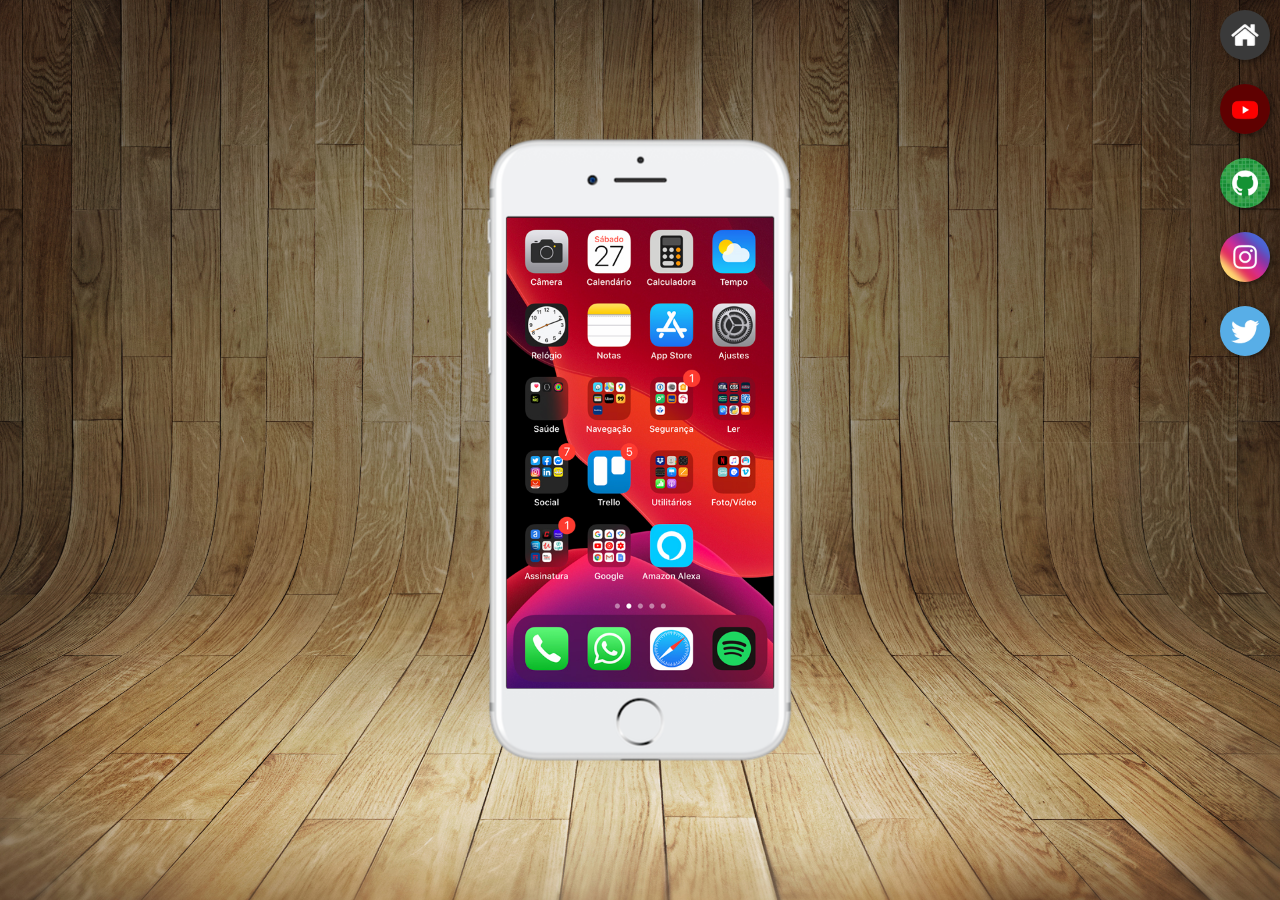
<file: index.html>
<!DOCTYPE html>
<html lang="pt-br">
<head>
    <meta charset="UTF-8">
    <meta http-equiv="X-UA-Compatible" content="IE=edge">
    <meta name="viewport" content="width=device-width, initial-scale=1.0">
    <title>Projeto Redes Sociais</title>
    <link rel="shortcut icon" href="favicon.ico" type="image/x-icon">
    <link rel="stylesheet" href="estilos/style.css">
</head>
<body> 
    <main>
        <section id="telefone">
            <iframe src="home.html" name="tela" id="tela" frameborder="0">
                Seu navegador não é compativel com isso...</iframe>
        </section>
        <section id="redes-sociais">
            <a href="home.html" target="tela"><img src="imagens/logo-home.jpg" alt="Home"></a><br>
            <a href="youtube.html" target="tela"><img src="imagens/logo-youtube.jpg" alt="YouTube"></a><br>
            <a href="github.html" target="tela"><img src="imagens/logo-github.jpg" alt="GitHub"></a><br>
            <a href="instagram.html" target="tela"><img src="imagens/logo-instagram.jpg" alt="Intagram"></a><br>
            <a href="twitter.html" target="tela"><img src="imagens/logo-twitter.jpg" alt="Twitter"></a>
        </section>
    </main>
</body> 
</html>
</file>
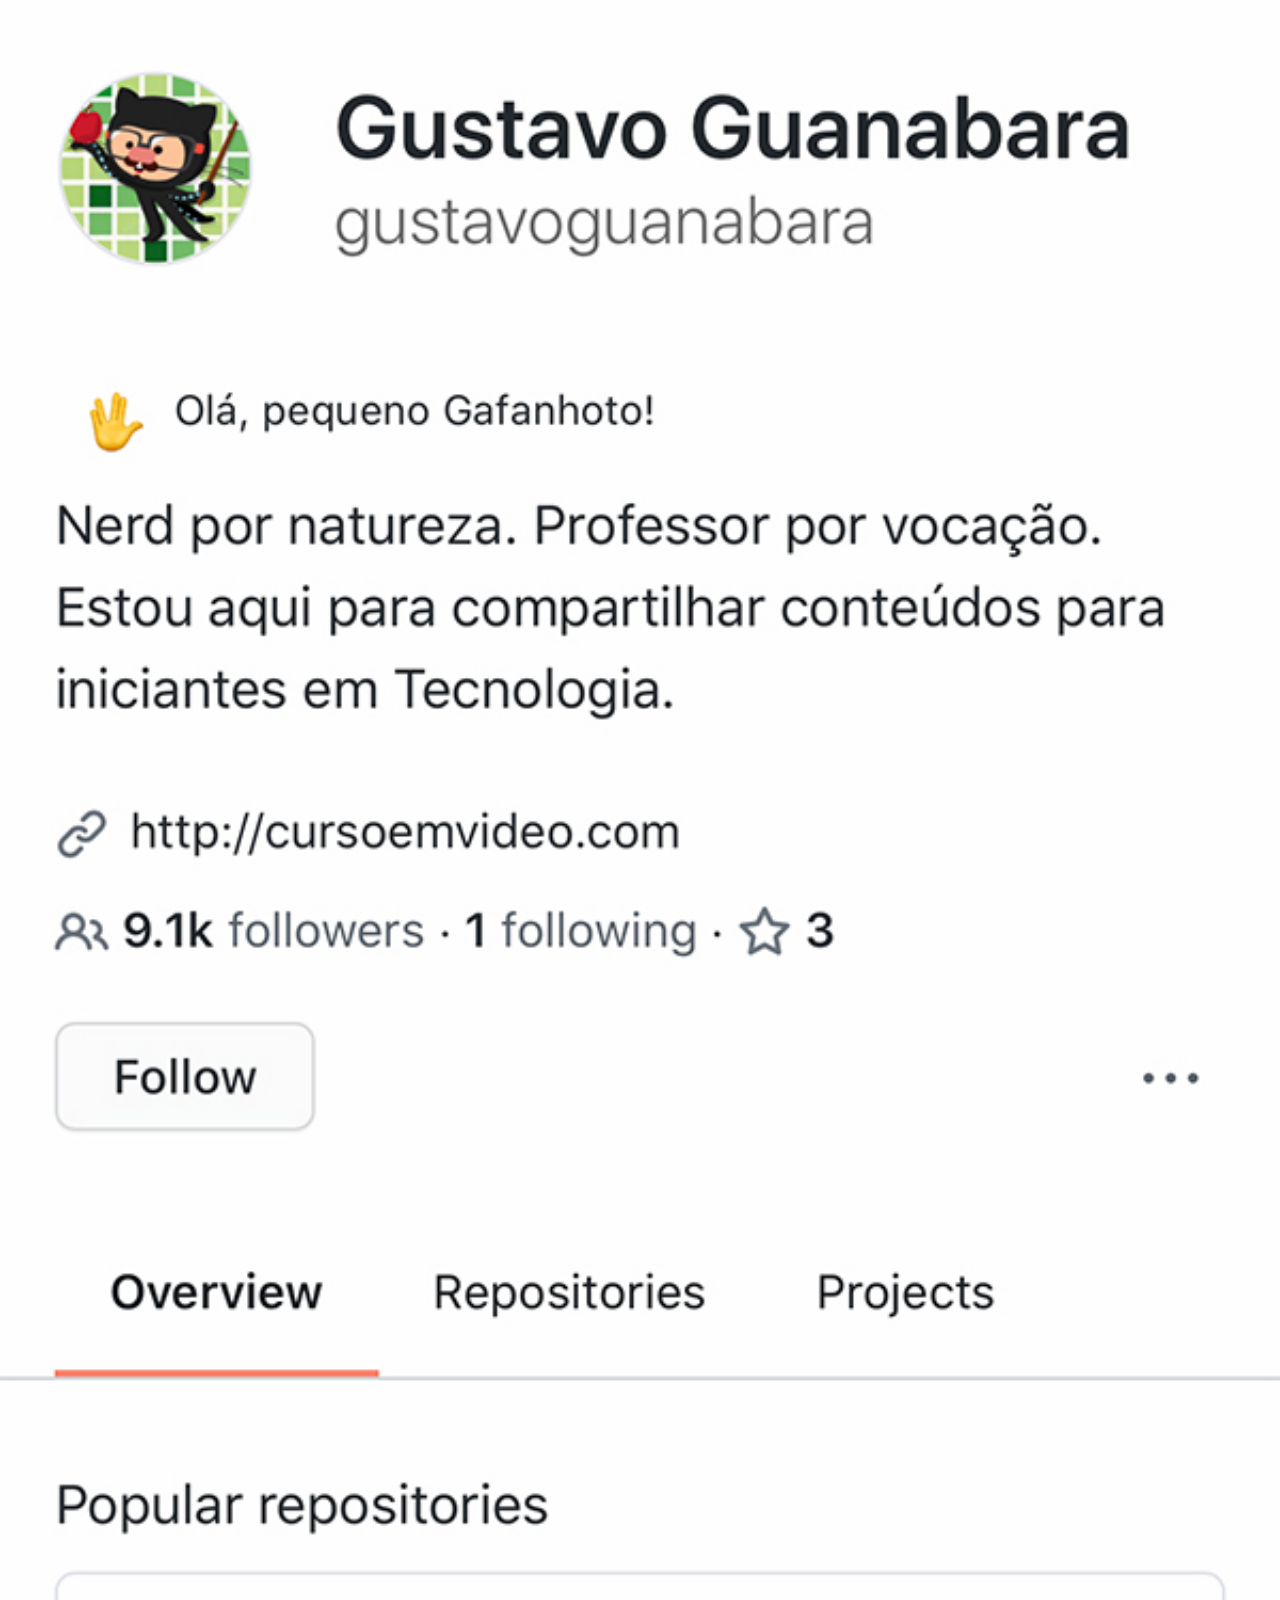
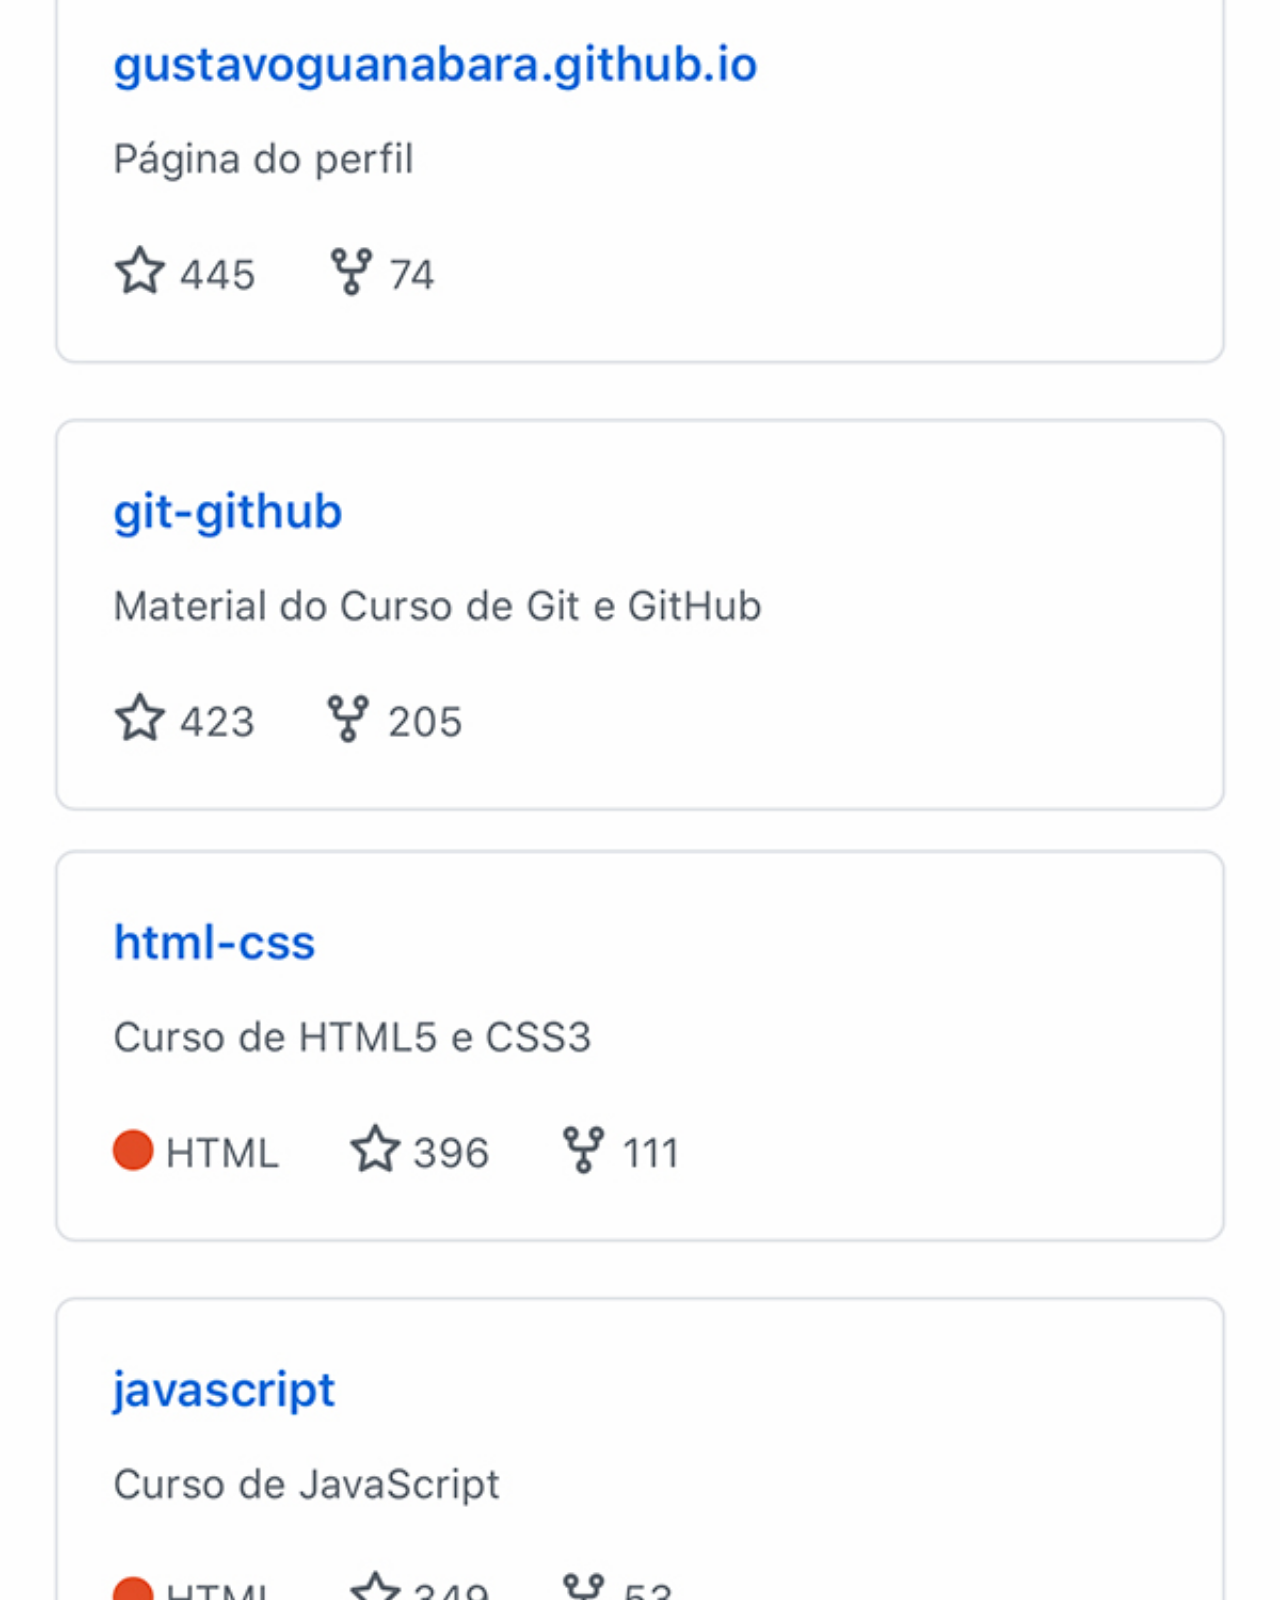
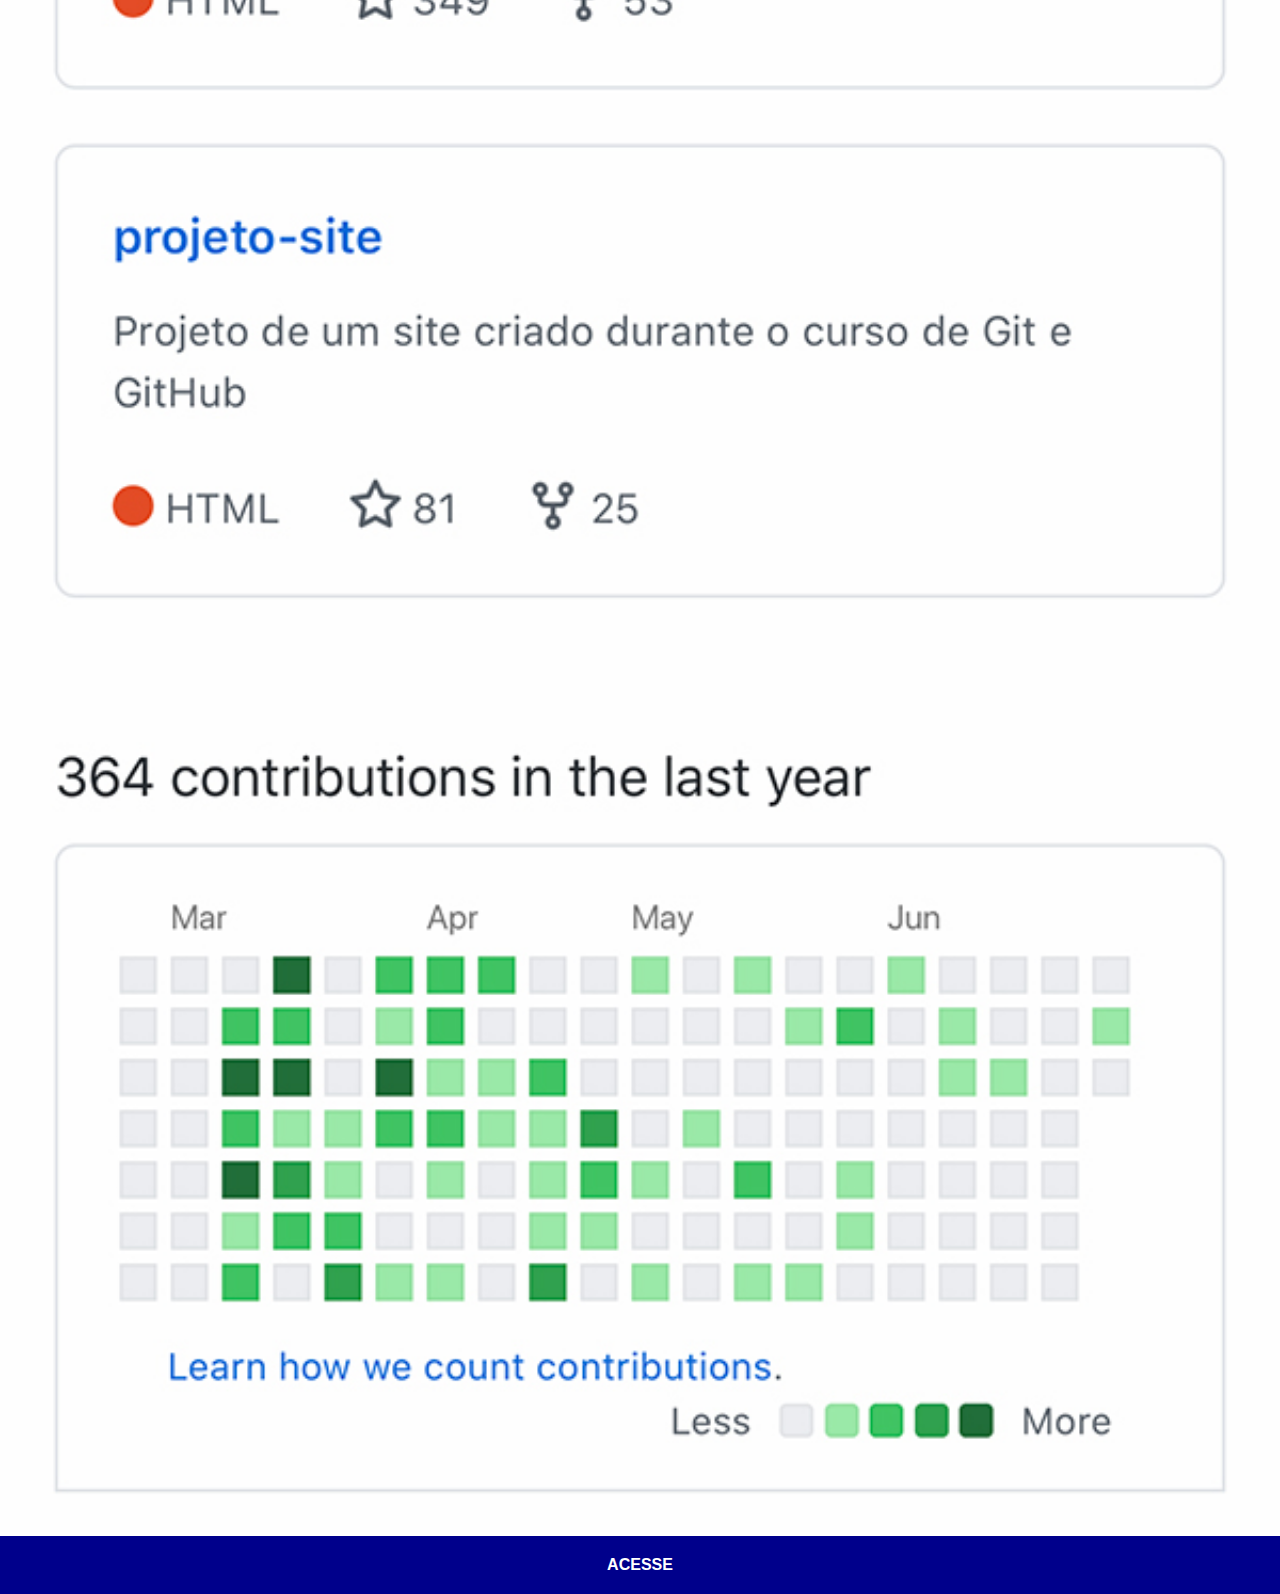
<file: github.html>
<!DOCTYPE html>
<html lang="pt-br">
<head>
    <meta charset="UTF-8">
    <meta http-equiv="X-UA-Compatible" content="IE=edge">
    <meta name="viewport" content="width=device-width, initial-scale=1.0">
    <title>GitHub</title>
    <link rel="stylesheet" href="estilos/social.css">
</head>
<body>
    <img src="imagens/tela-github.jpg" alt="GitHub">
    <a href="https://github.com/gustavoguanabara" target="_blank" rel="next">ACESSE</a>
</body>
</html>
</file>
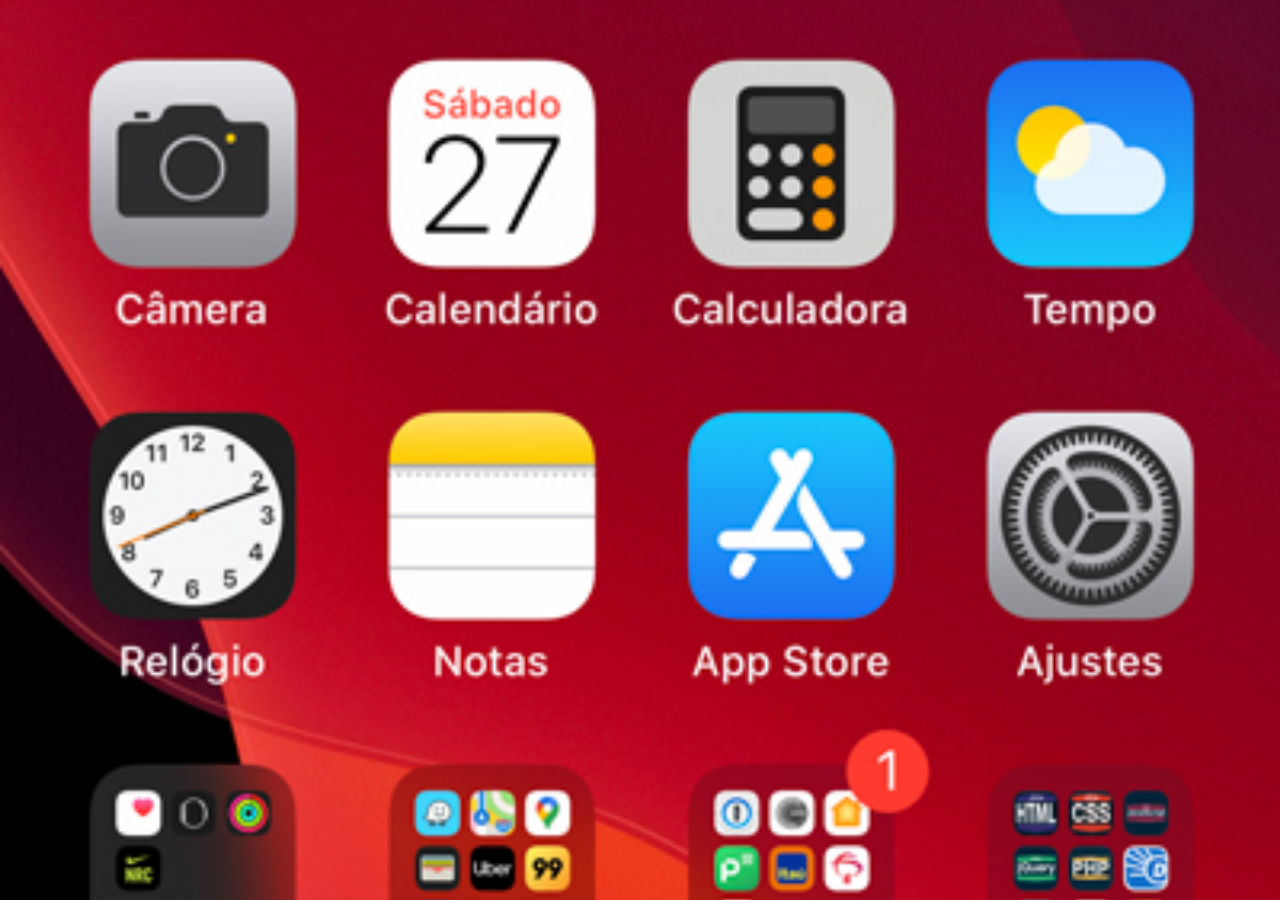
<file: home.html>
<!DOCTYPE html>
<html lang="pt-br">
<head>
    <meta charset="UTF-8">
    <meta http-equiv="X-UA-Compatible" content="IE=edge">
    <meta name="viewport" content="width=device-width, initial-scale=1.0">
    <title>Document</title>
    <style>
        * {
            margin: 0;
            padding: 0;
        }

        body {
            height: 100vh;
            width: 100vw;
            background: black url('imagens/tela-home.jpg') no-repeat top center;
            background-size: cover;
        }
    </style>
</head>
<body>
    
</body>
</html>
</file>
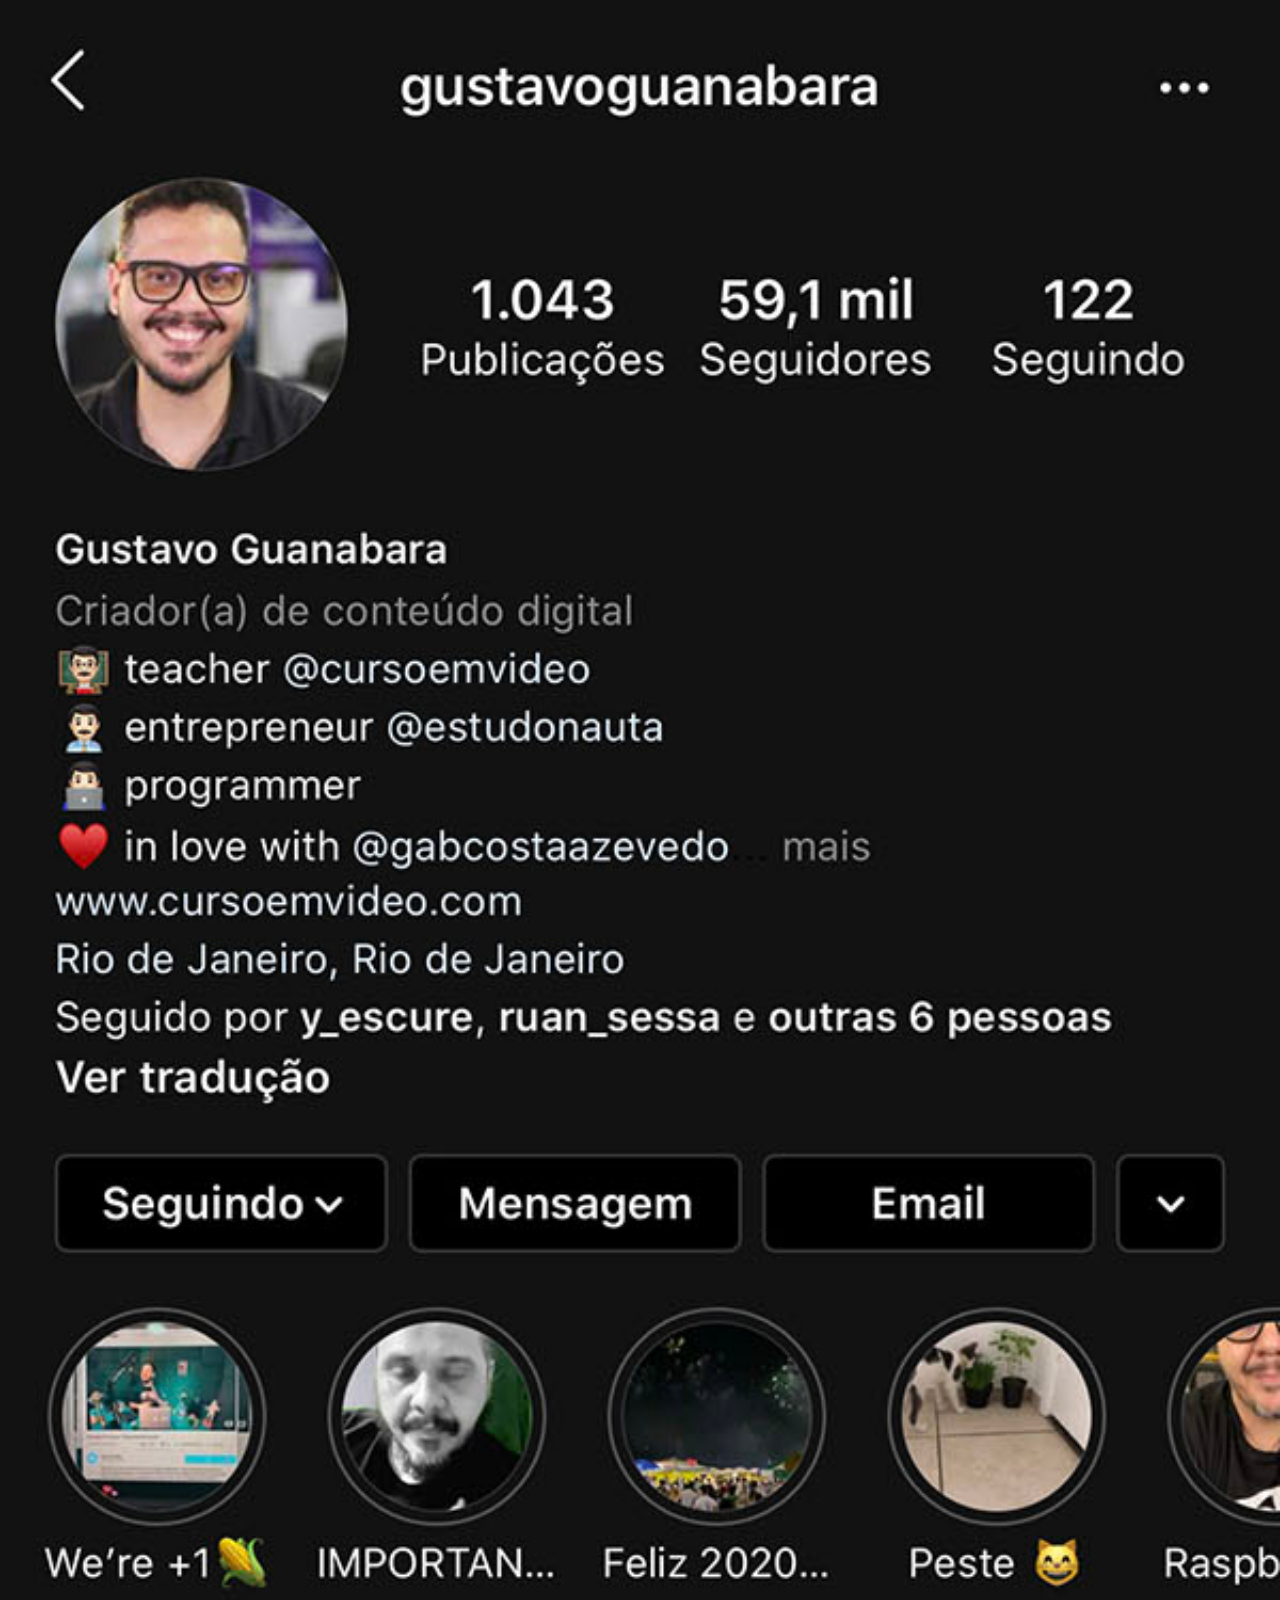
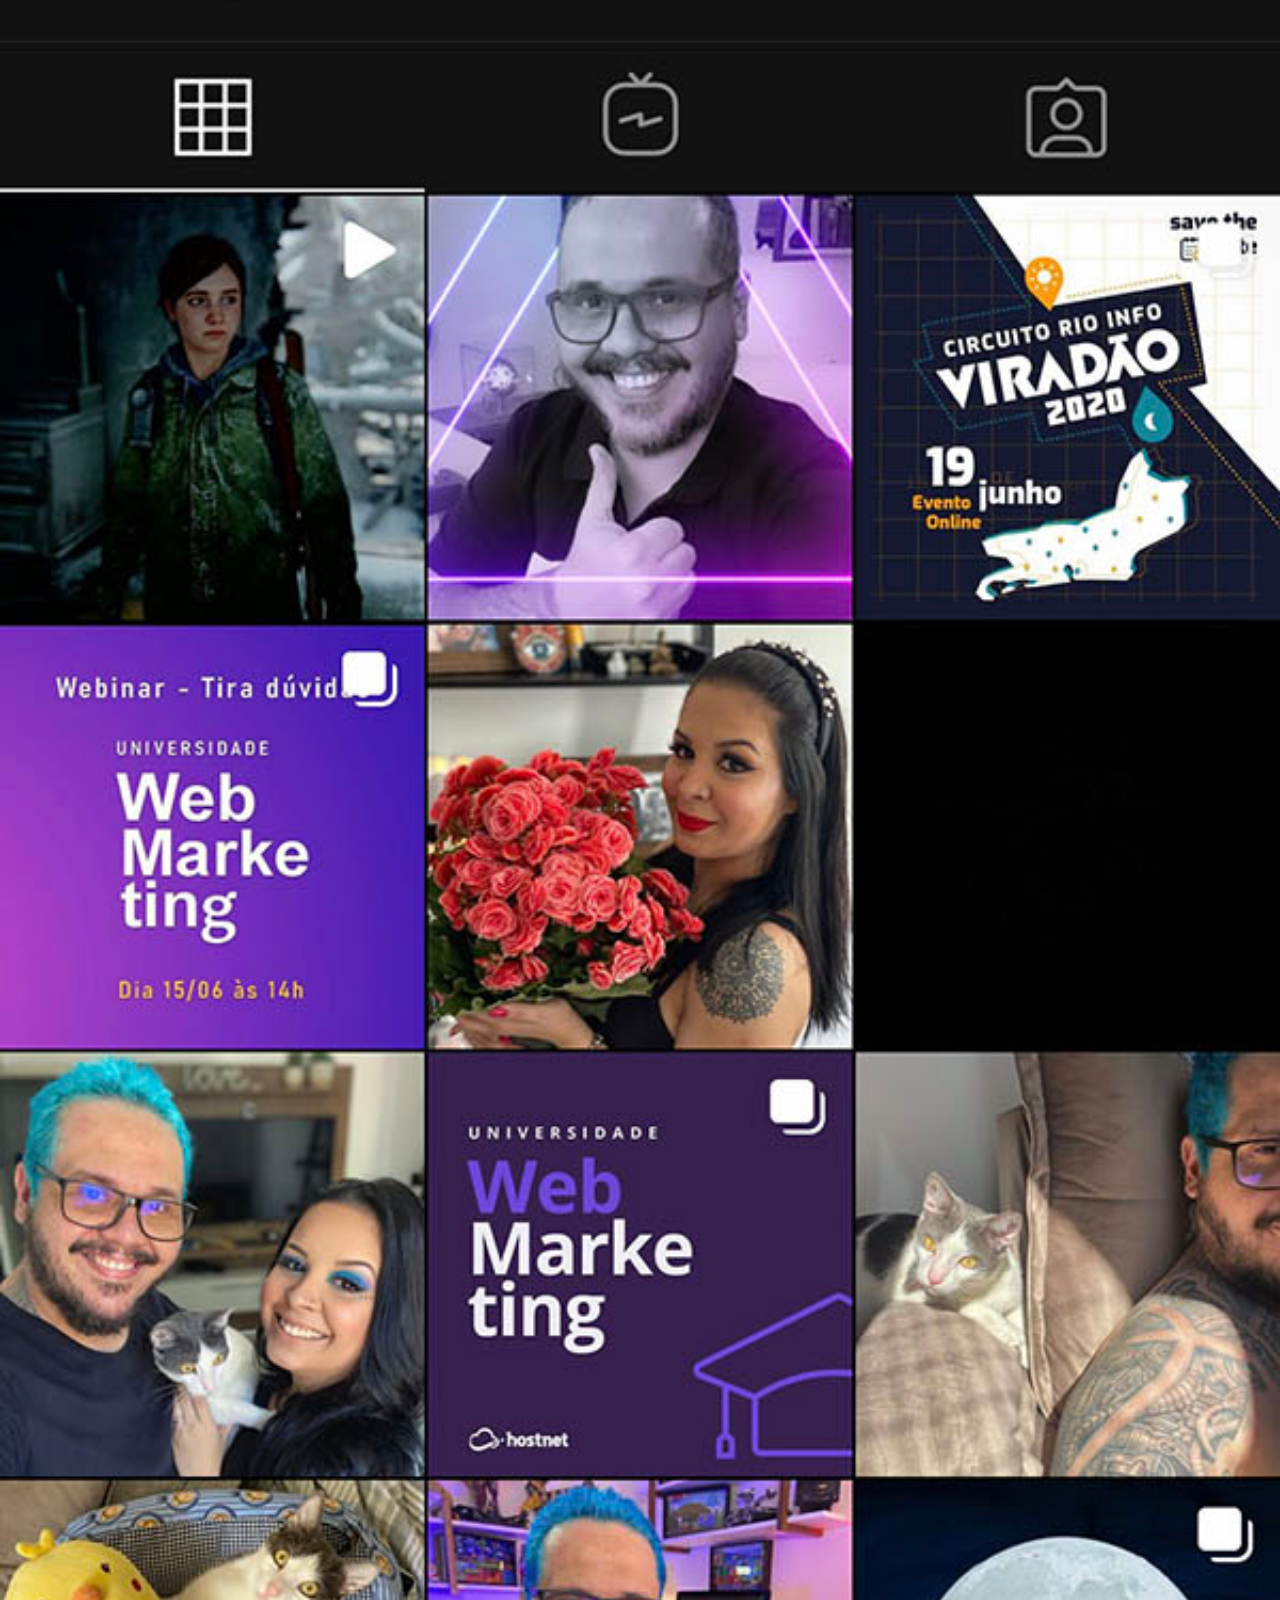
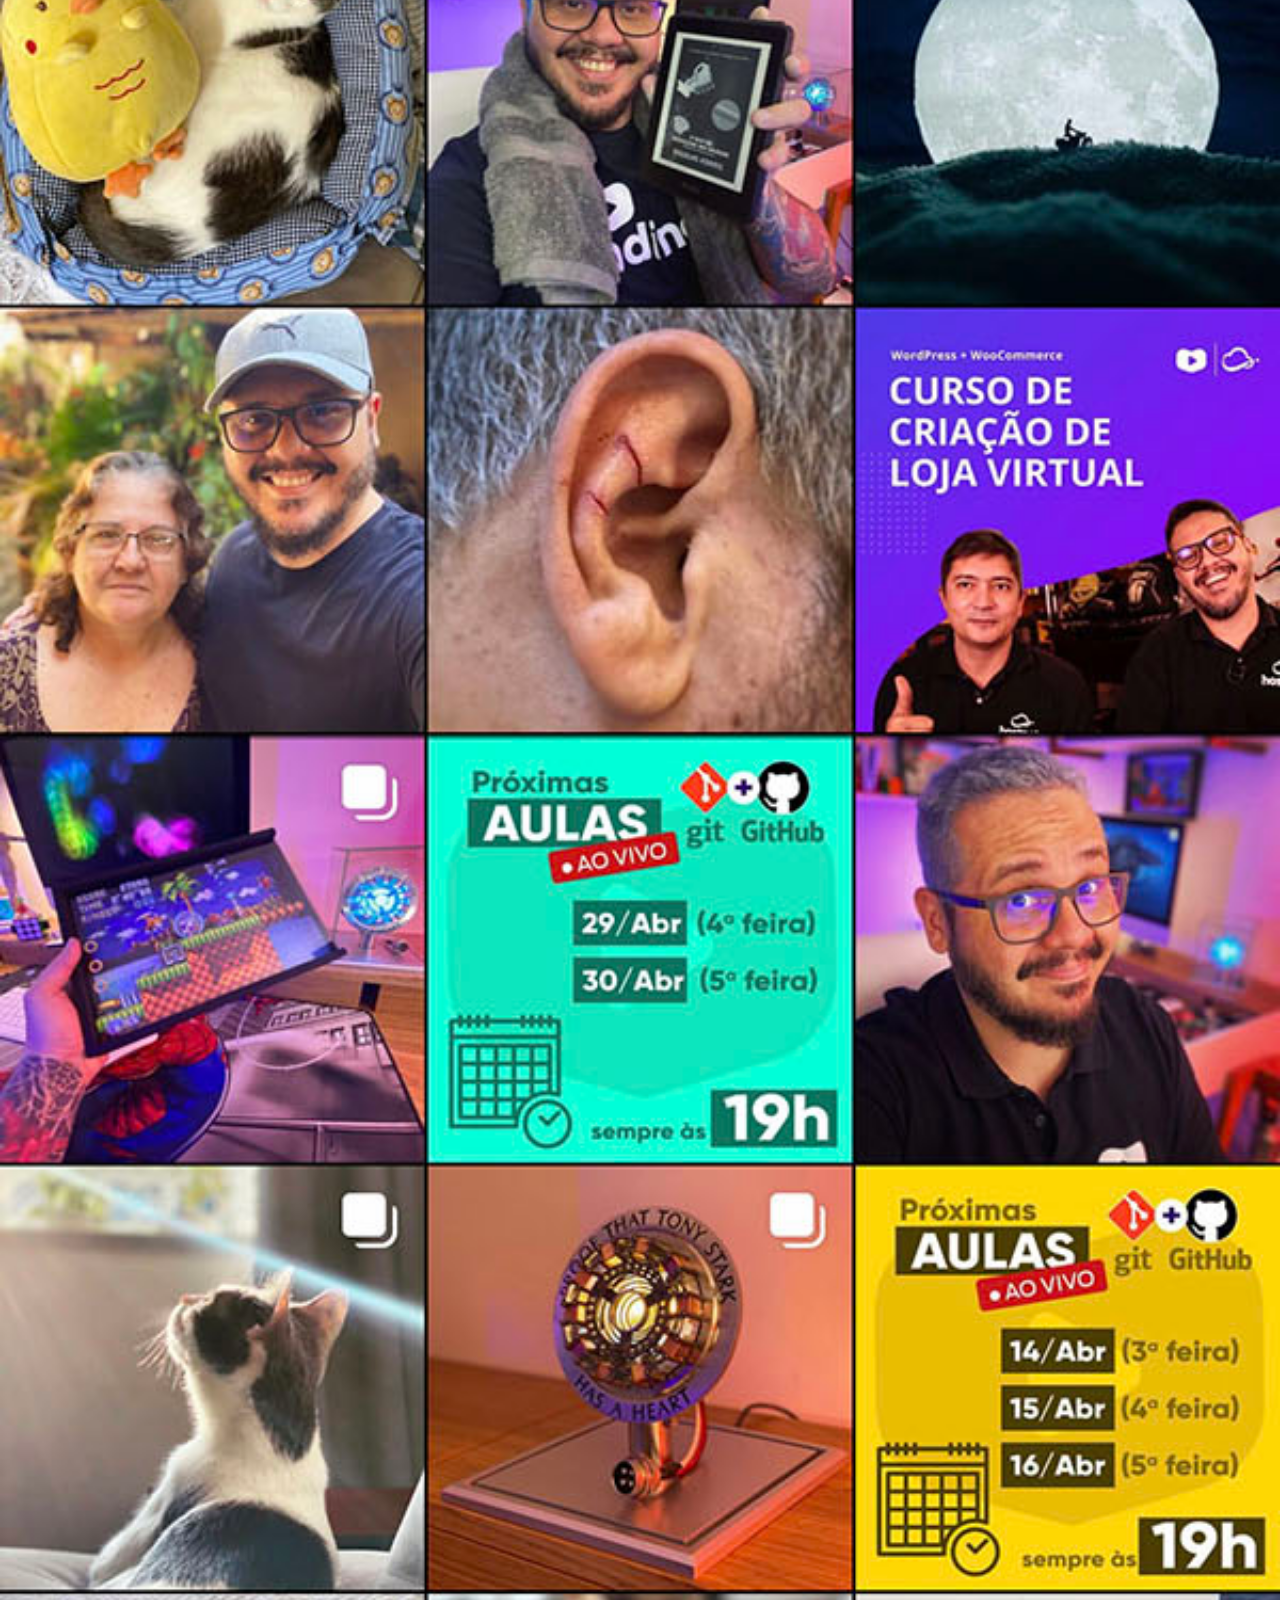
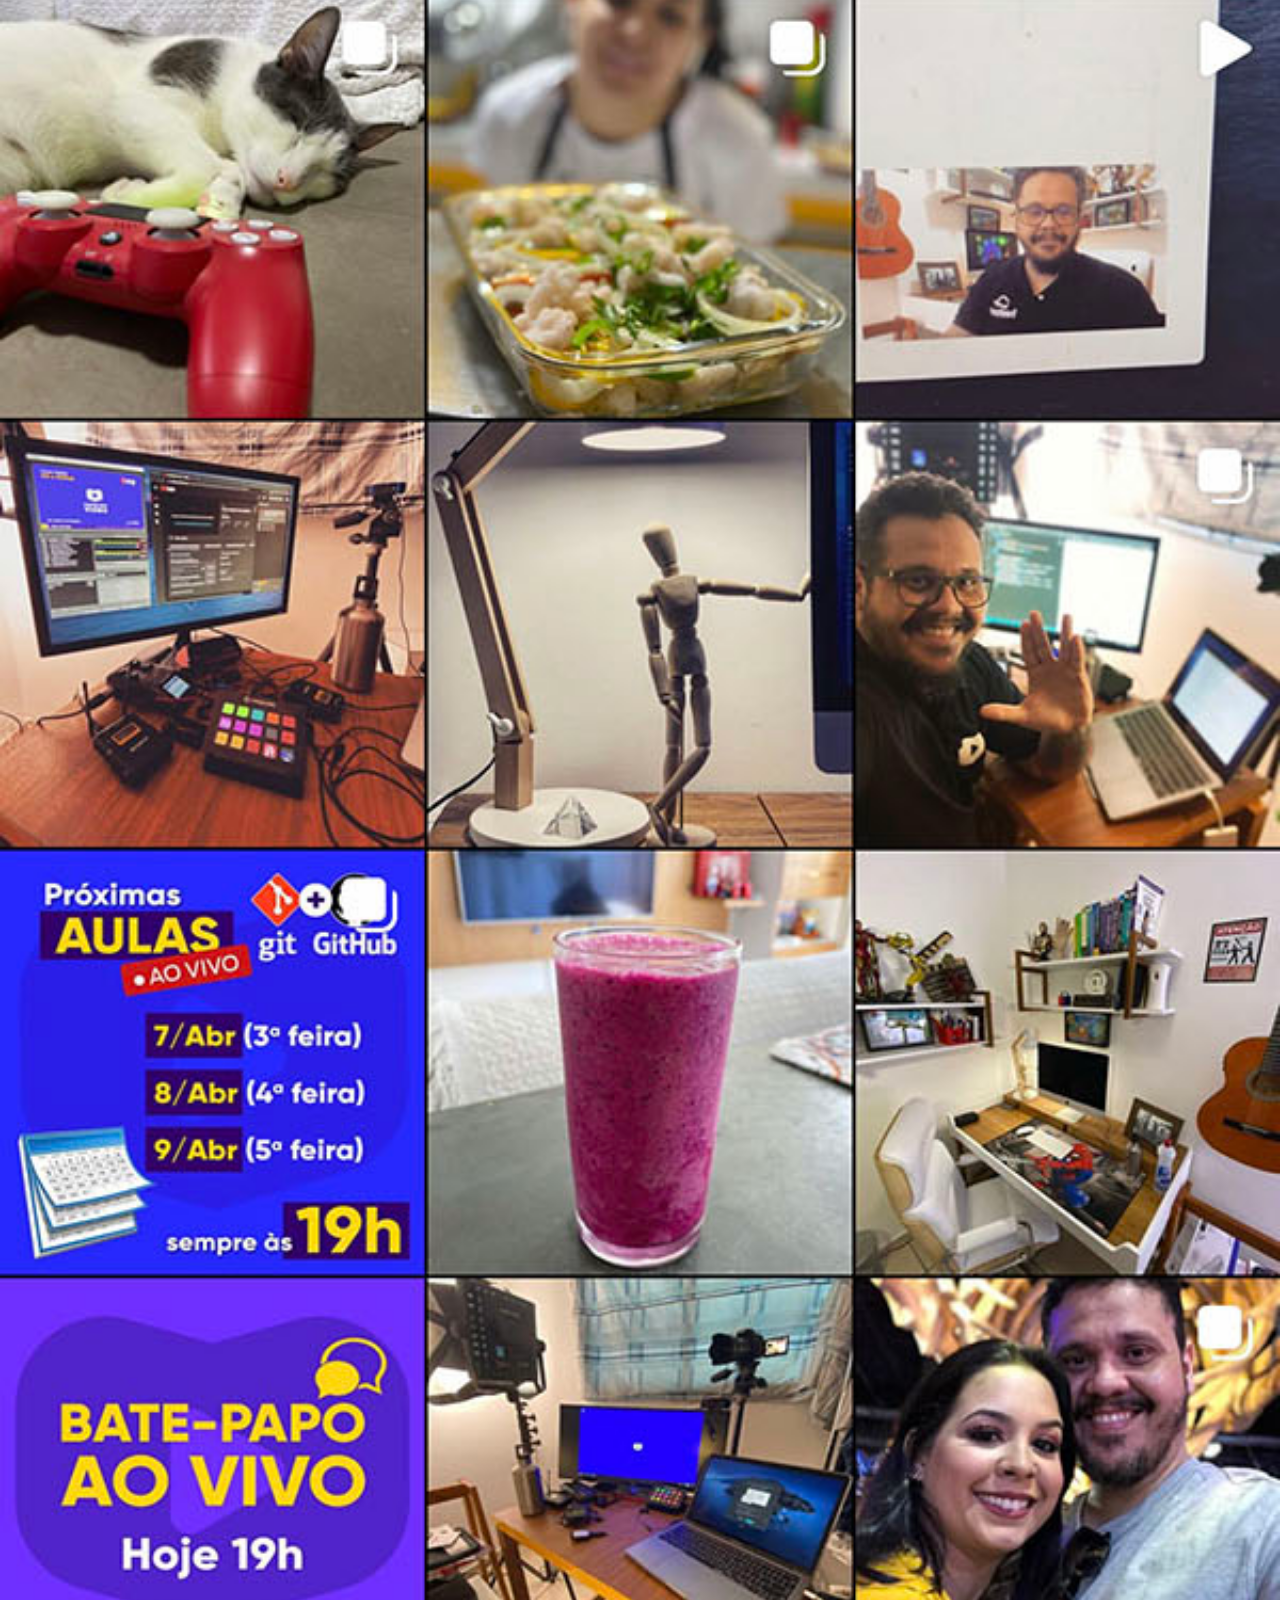
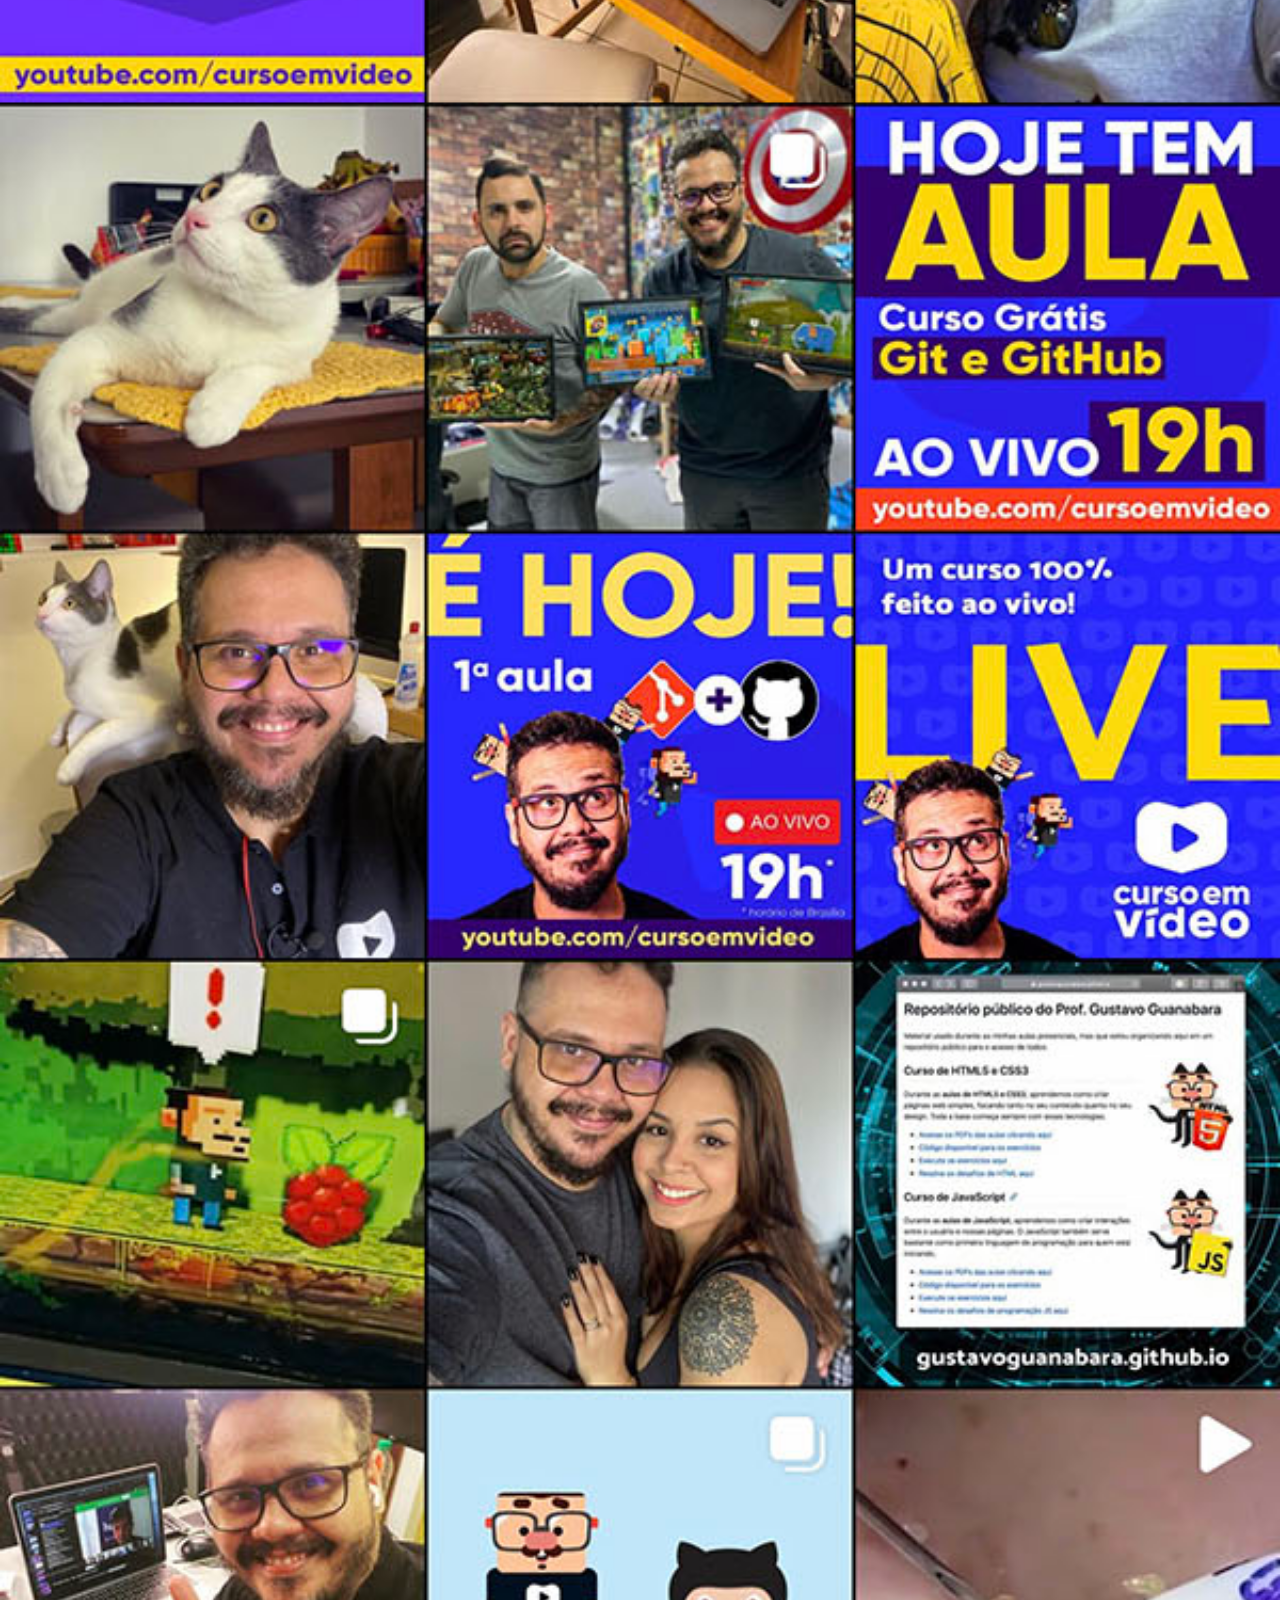
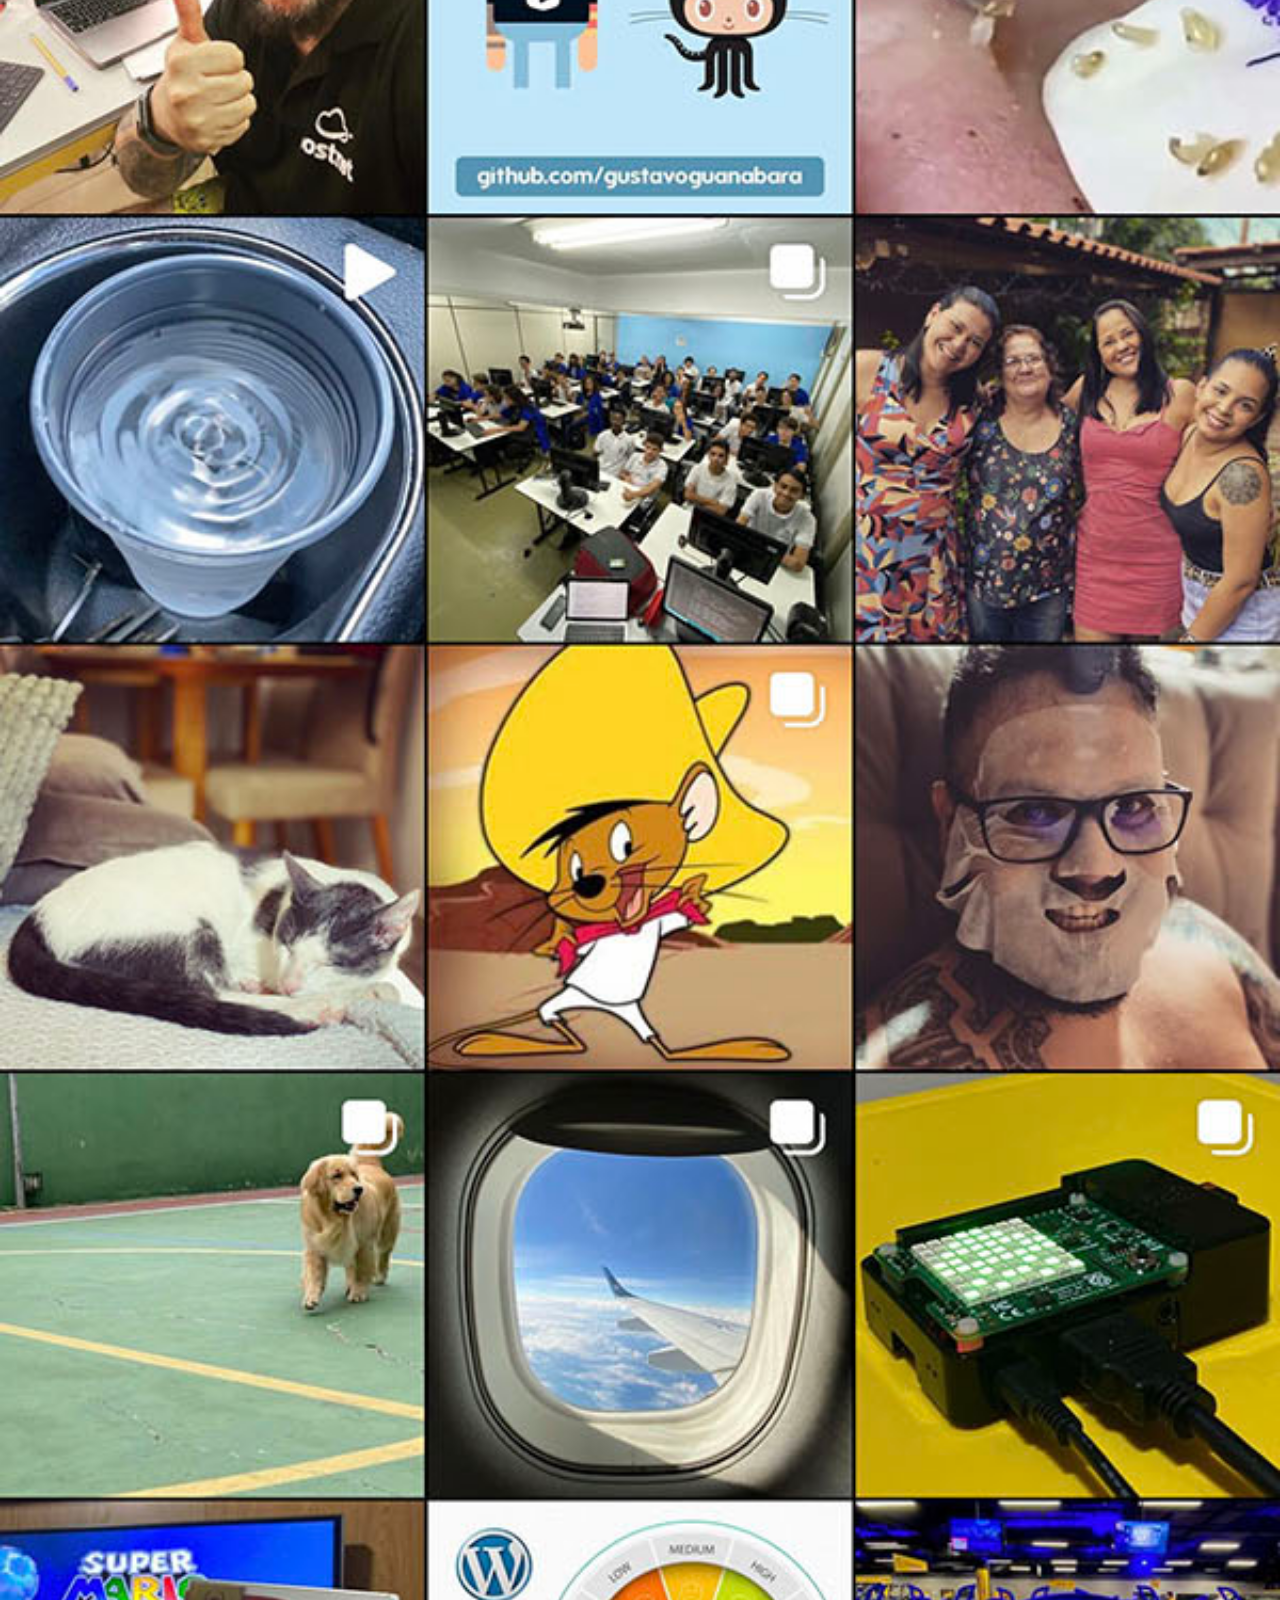
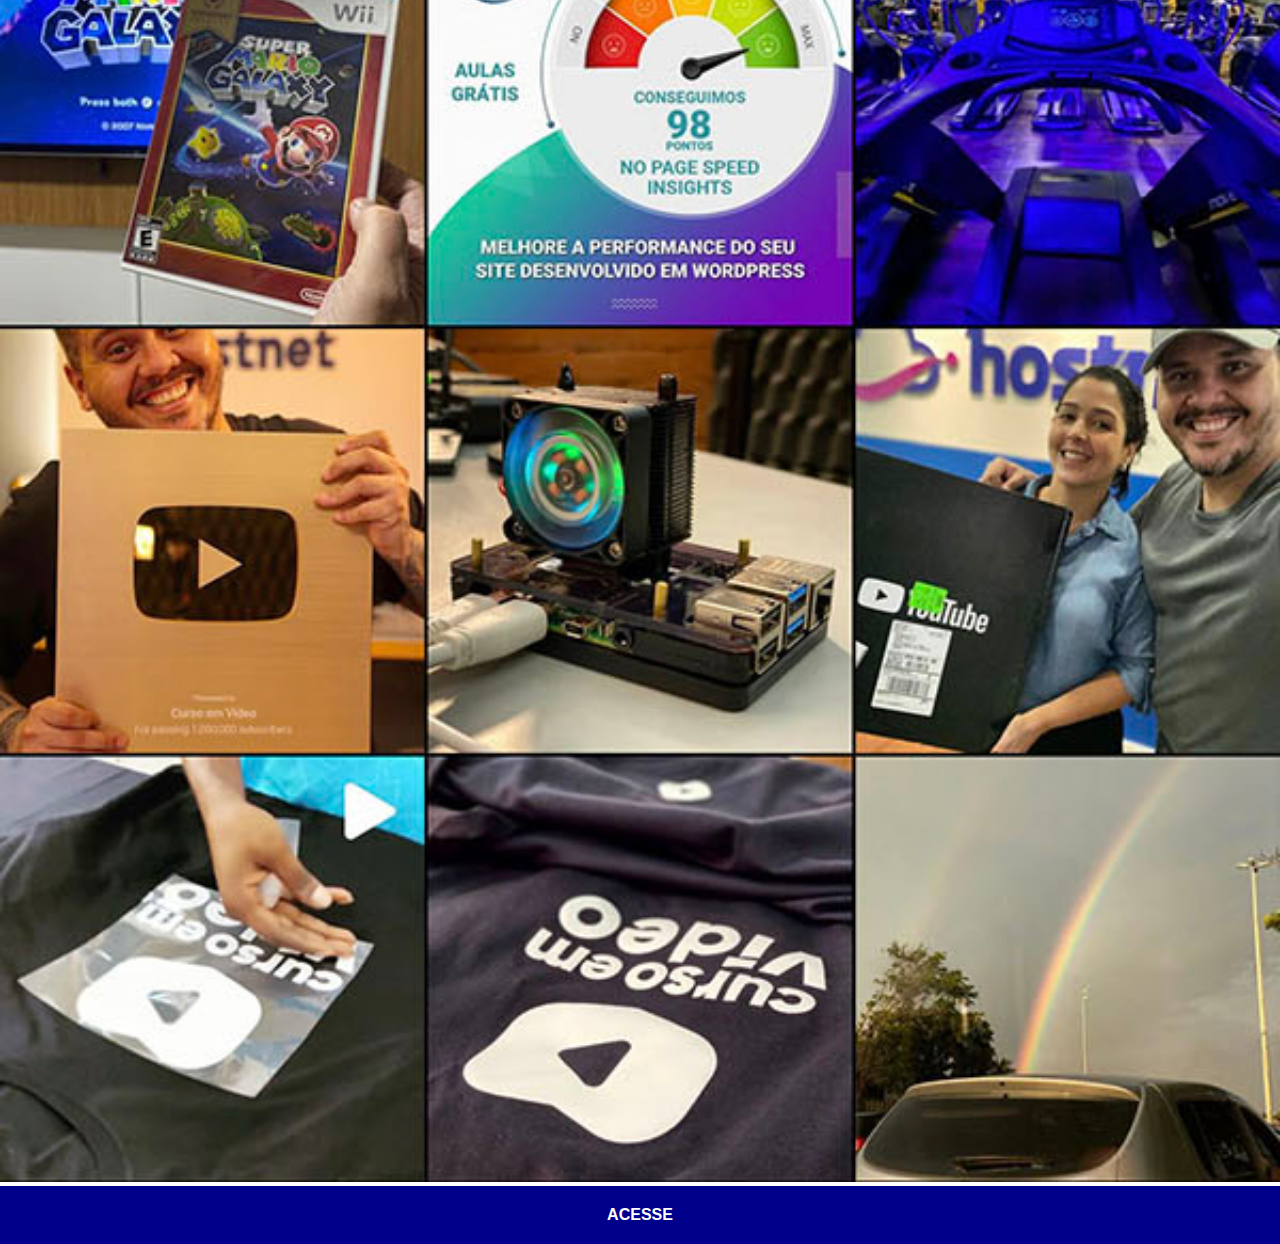
<file: instagram.html>
<!DOCTYPE html>
<html lang="pt-br">
<head>
    <meta charset="UTF-8">
    <meta http-equiv="X-UA-Compatible" content="IE=edge">
    <meta name="viewport" content="width=device-width, initial-scale=1.0">
    <title>Instagram</title>
    <link rel="stylesheet" href="estilos/social.css">
</head>
<body>
    <img src="imagens/tela-instagram.jpg" alt="Instagram">
    <a href="https://www.instagram.com/gustavoguanabara/" target="_blank" rel="next">ACESSE</a>
</body>
</html>
</file>
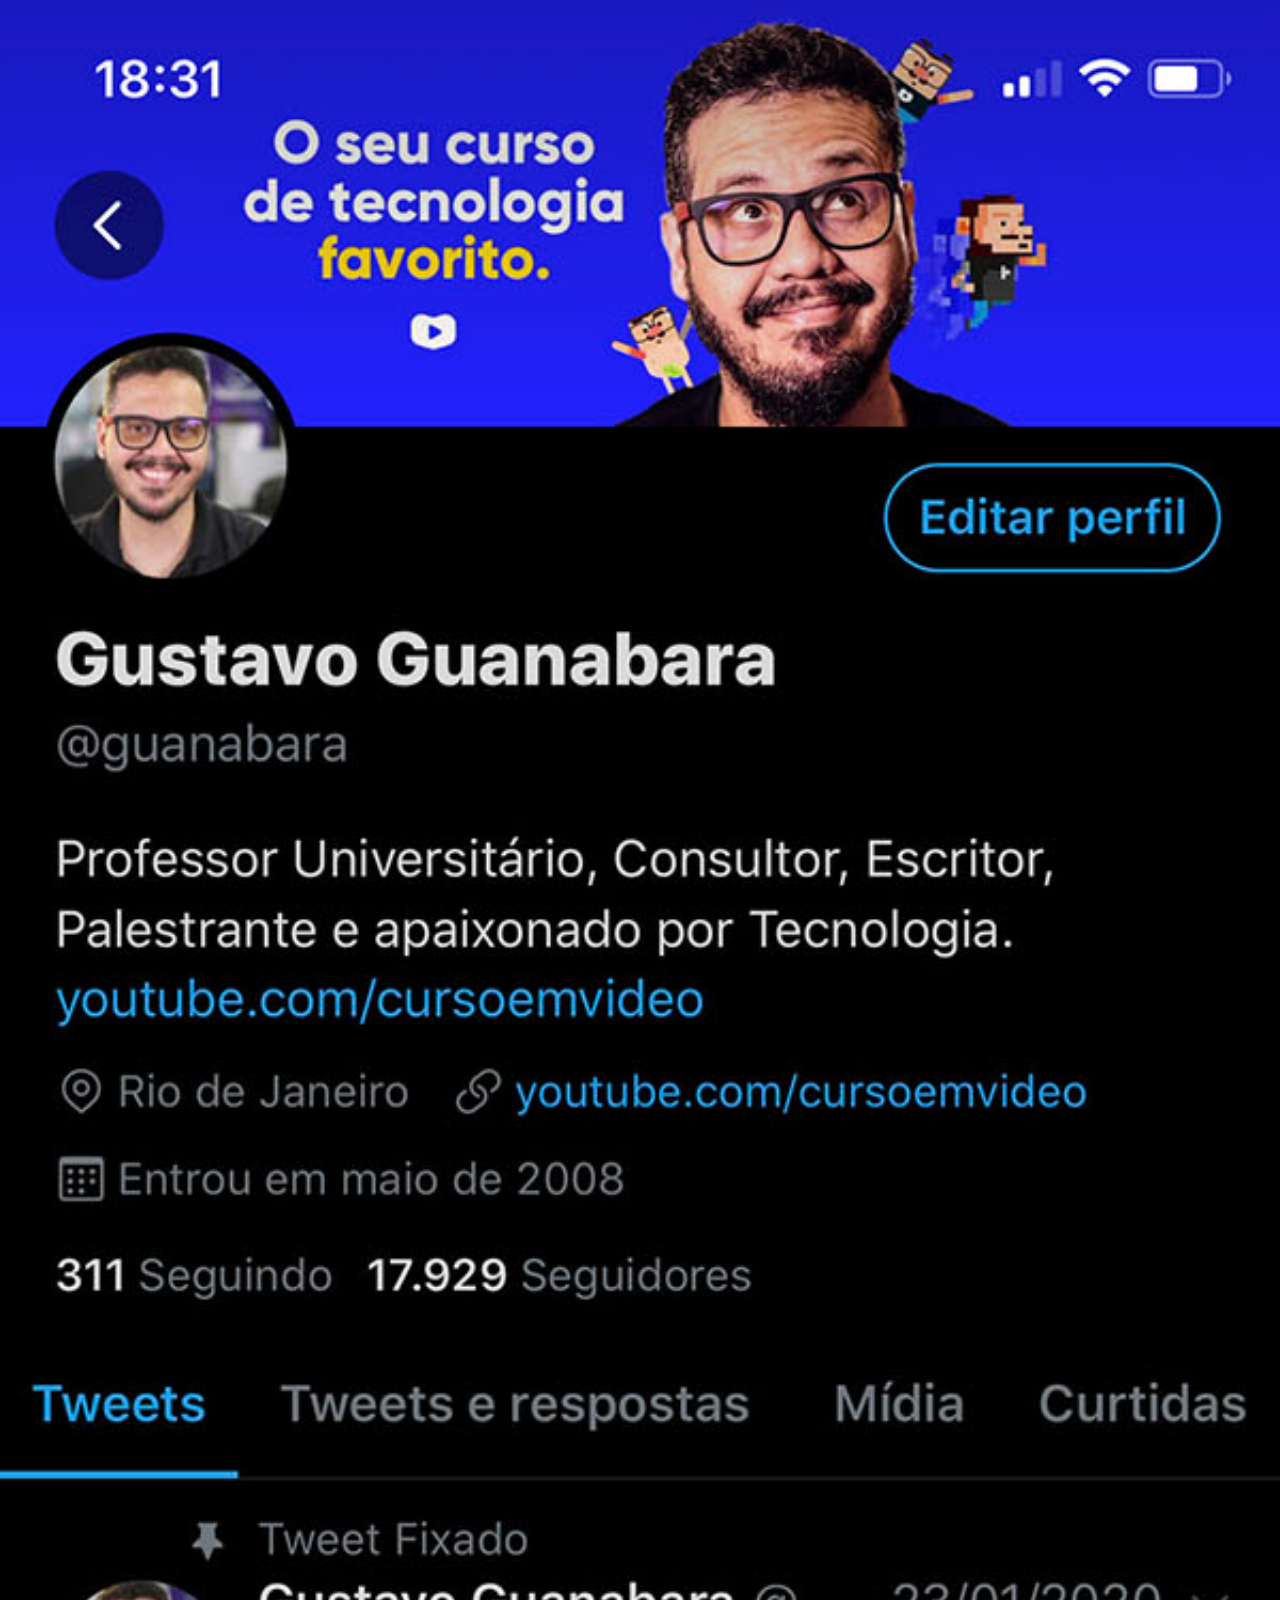
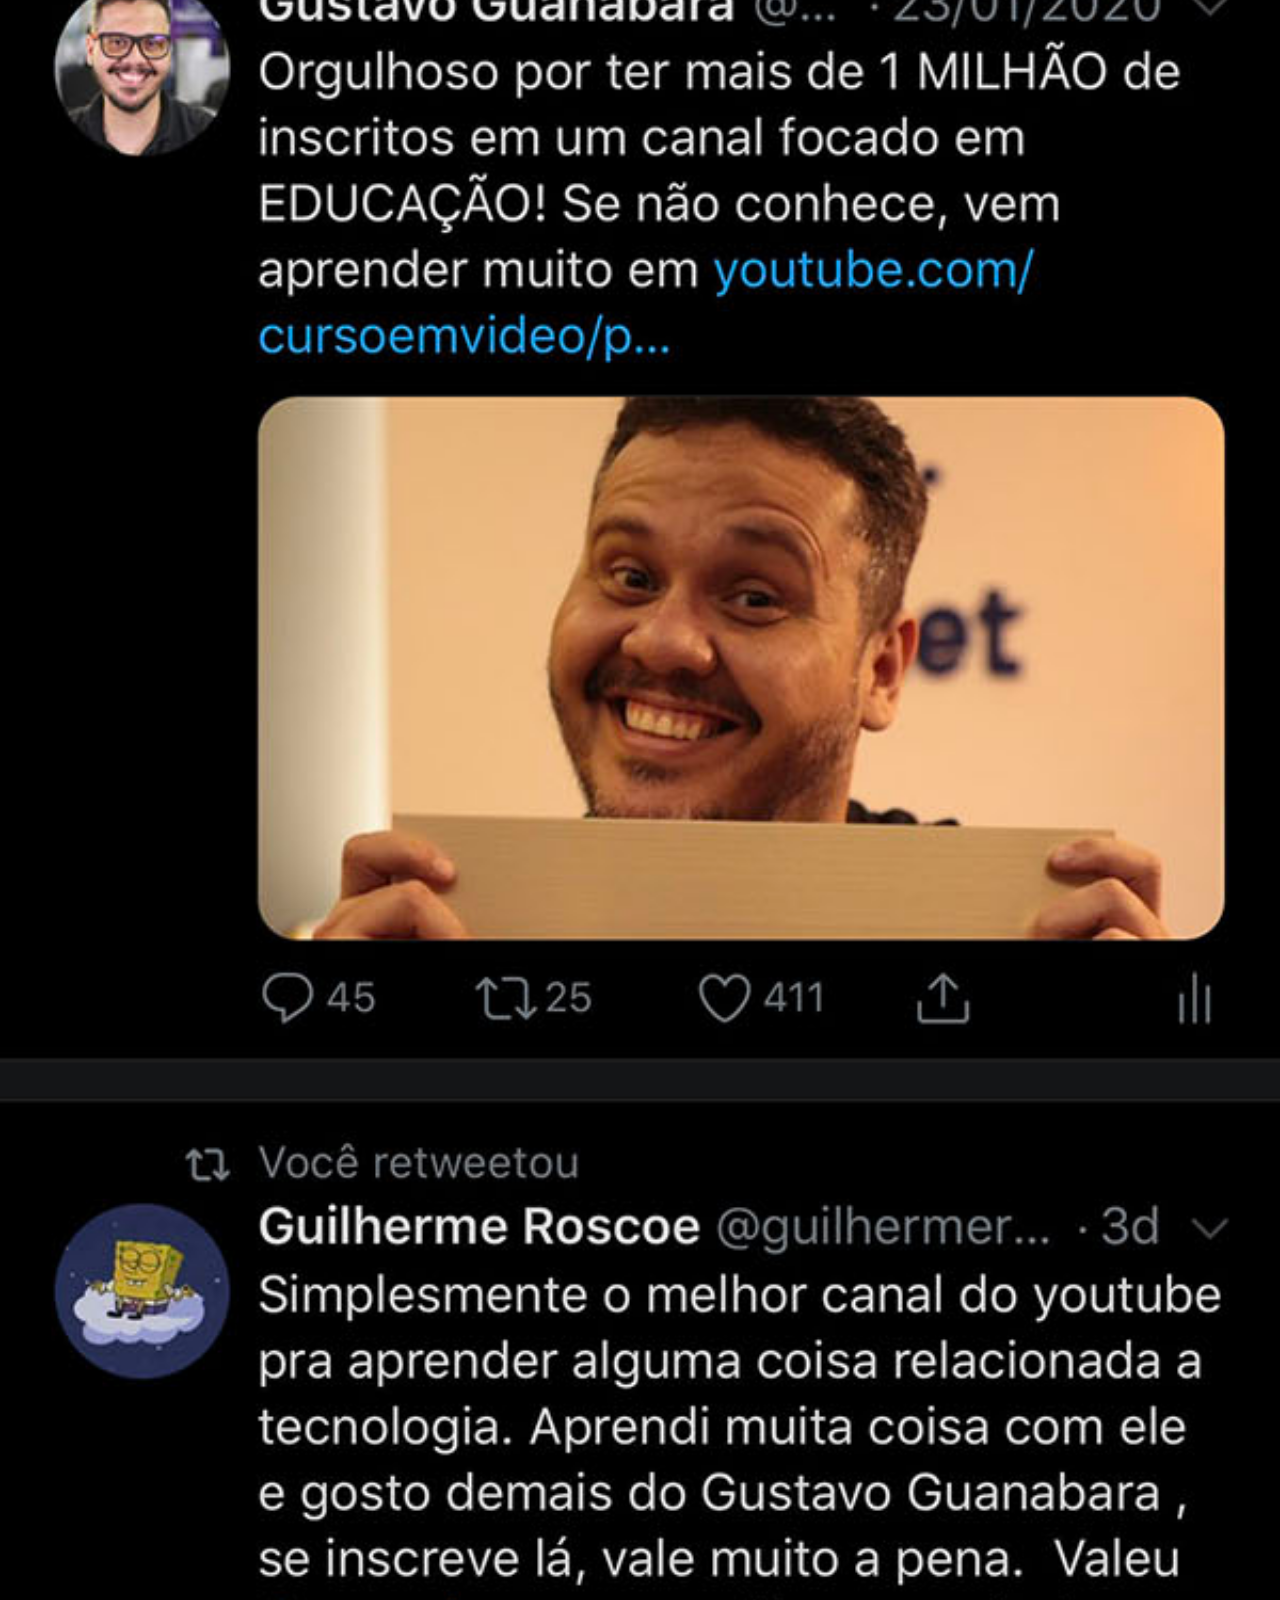
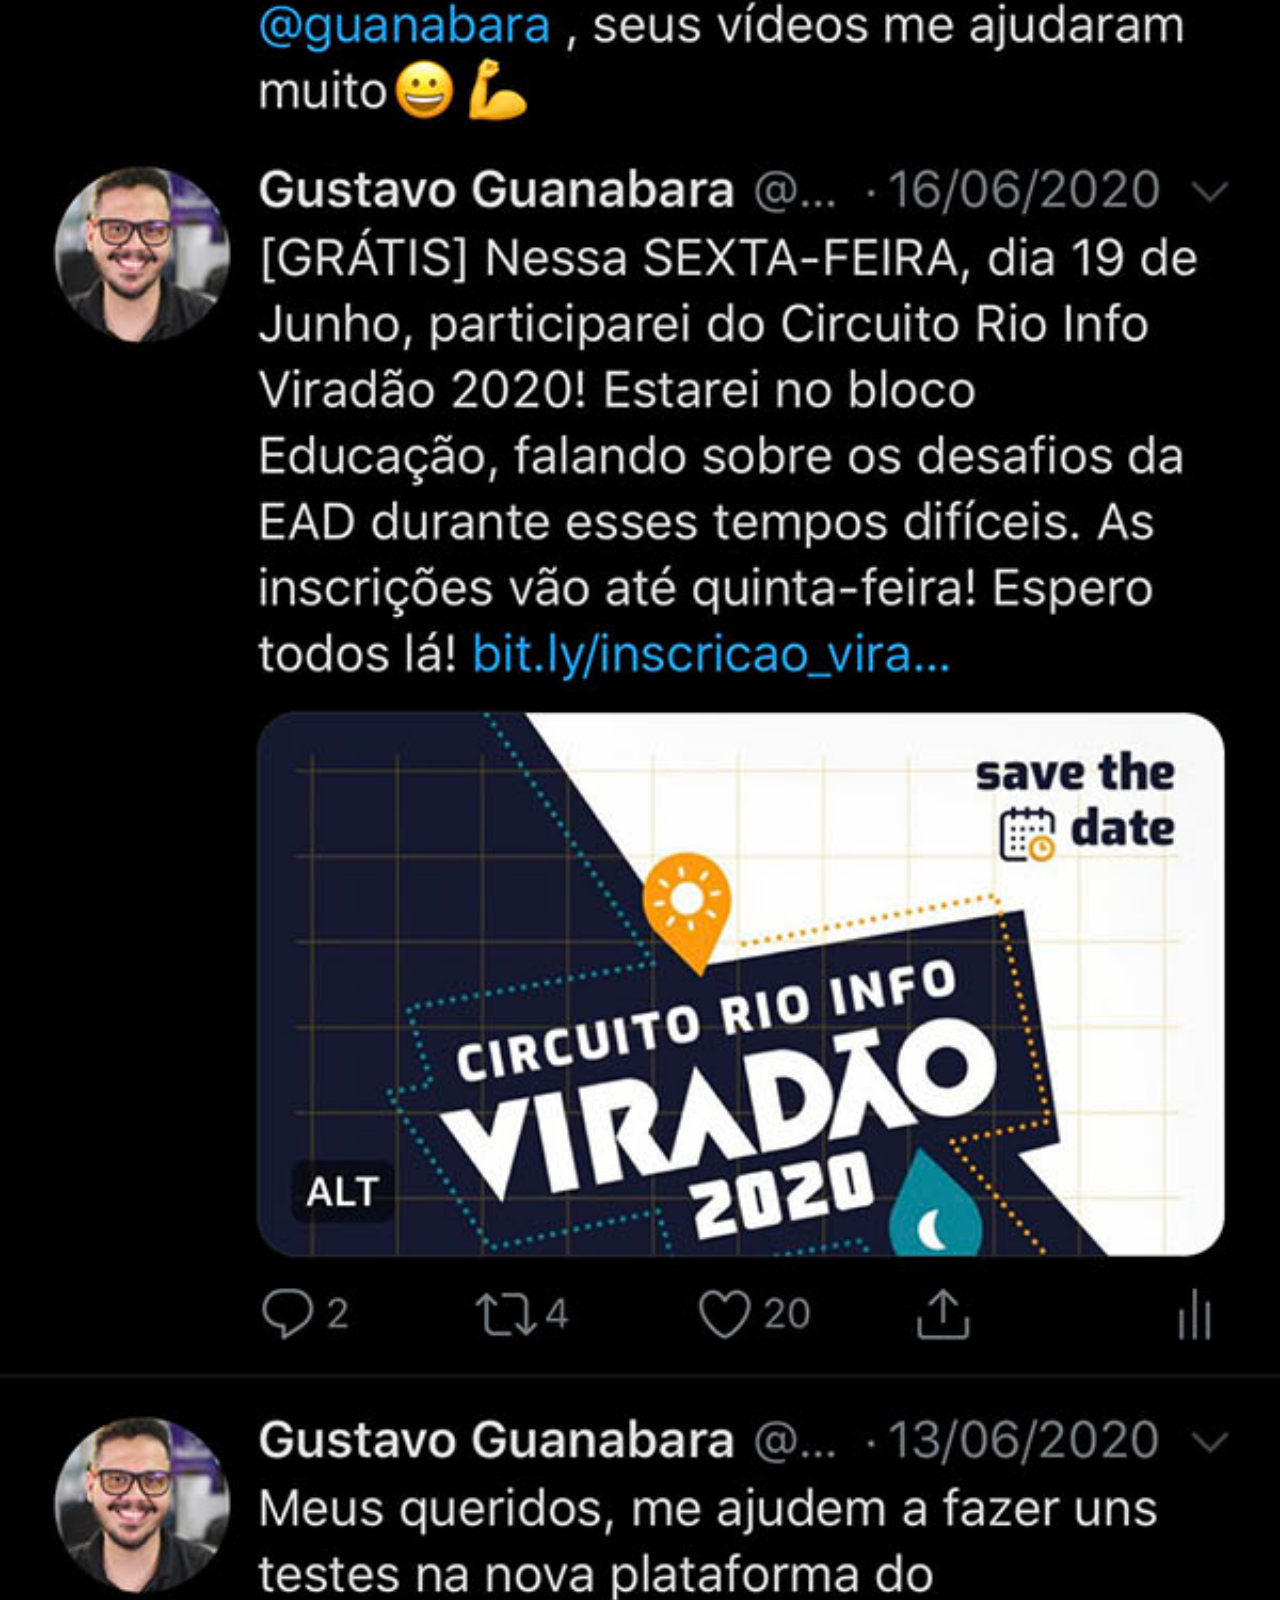
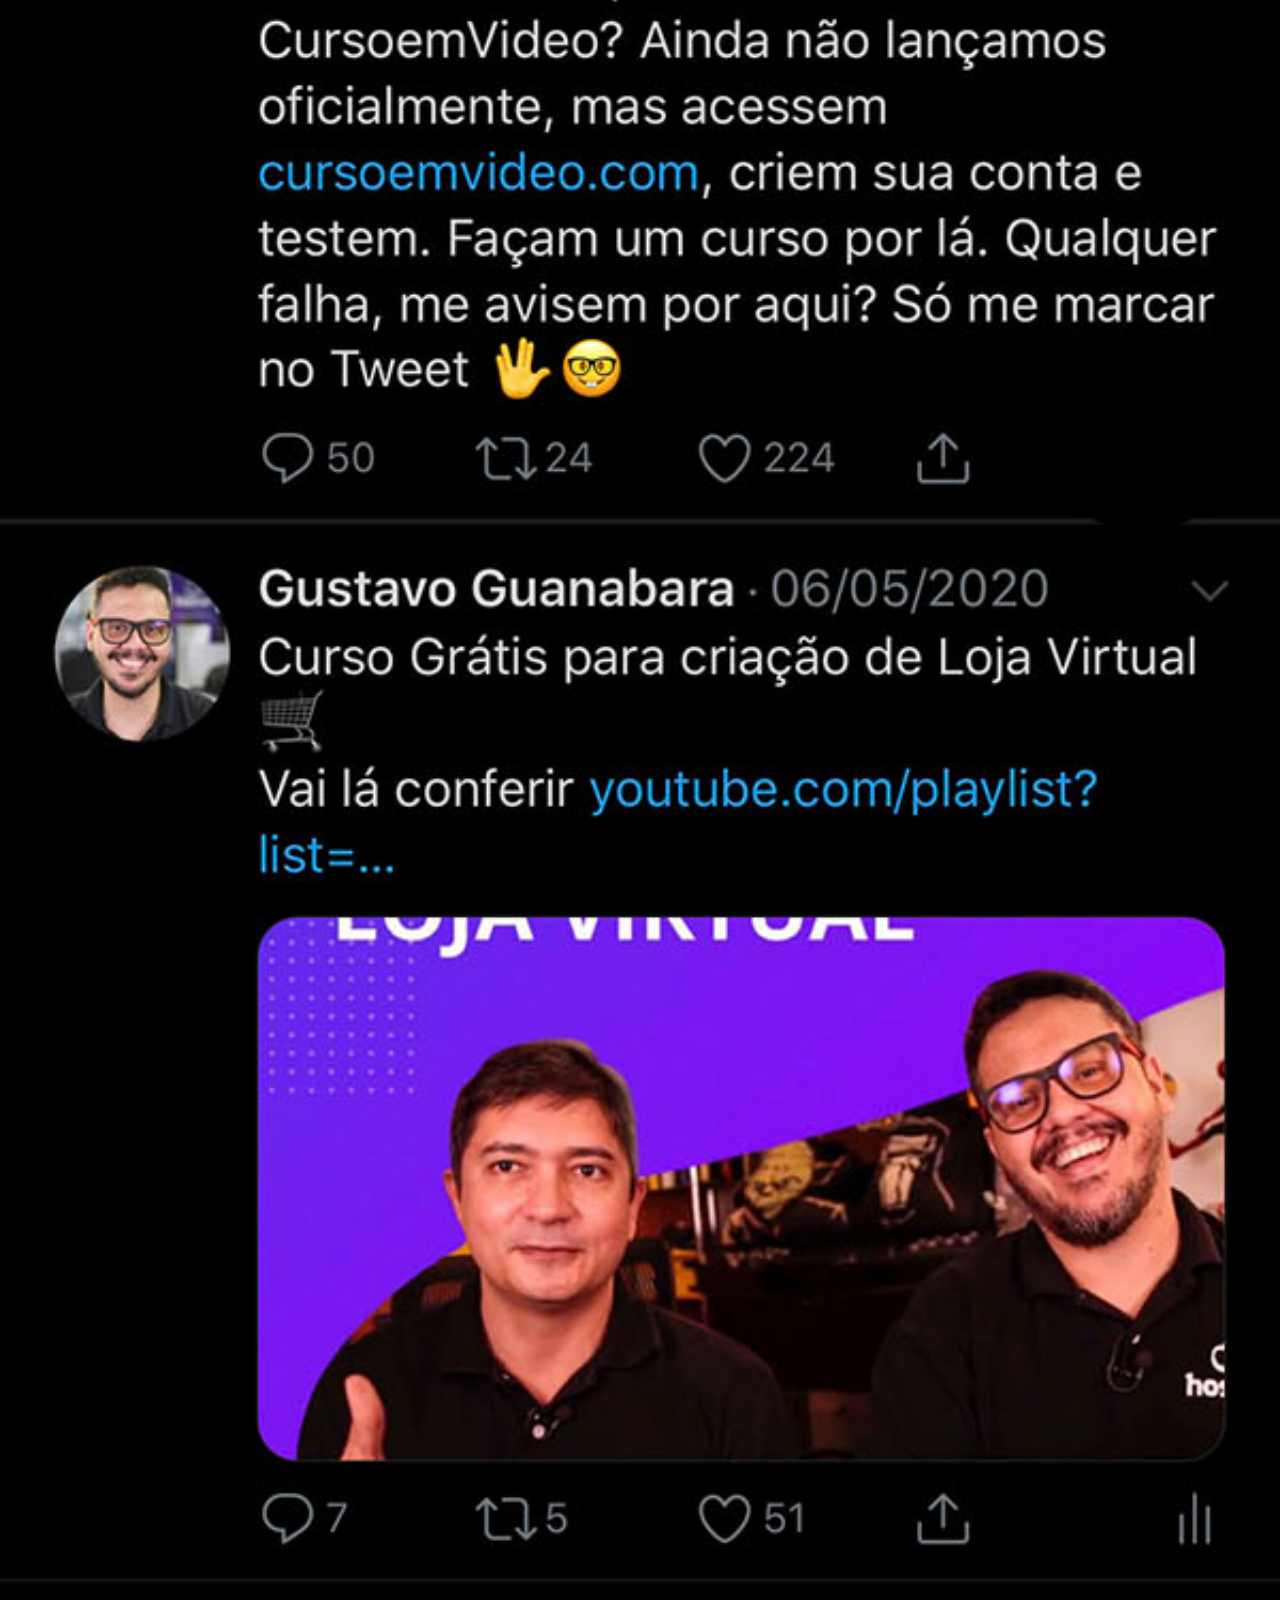
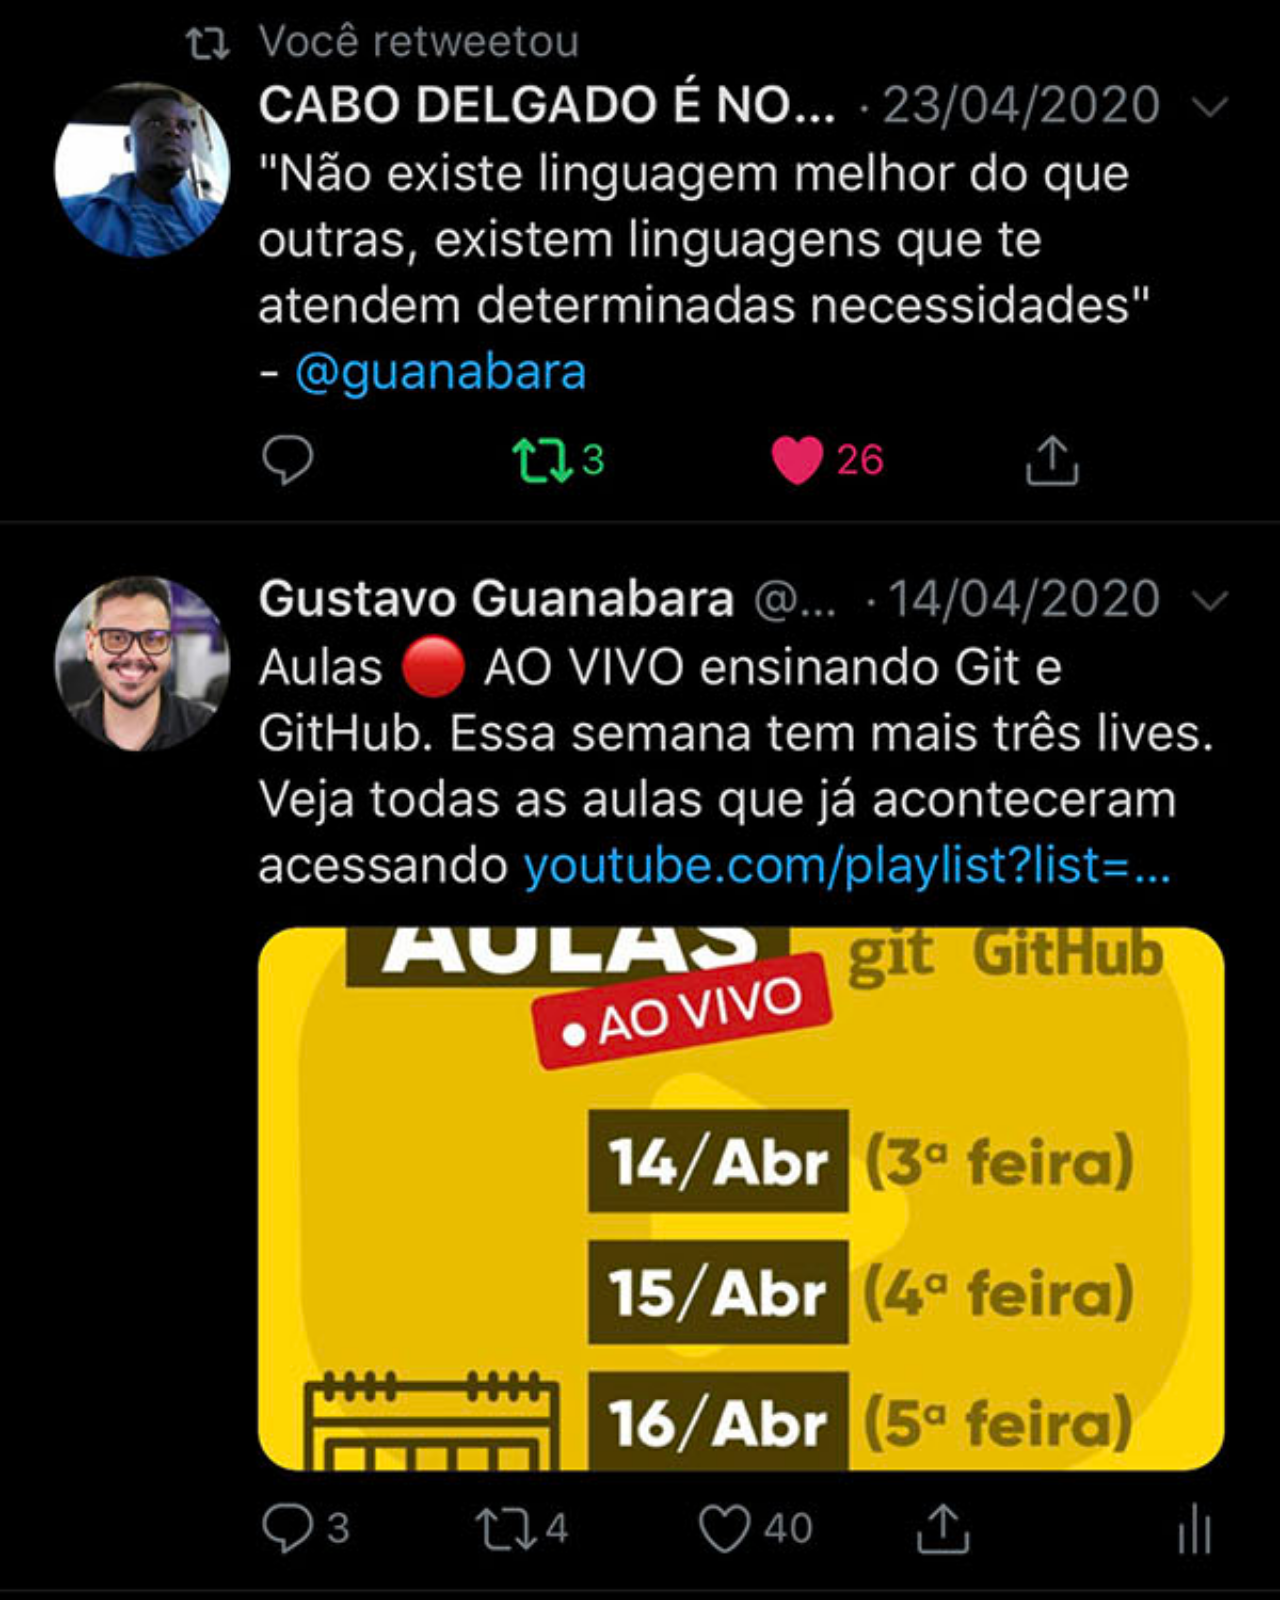
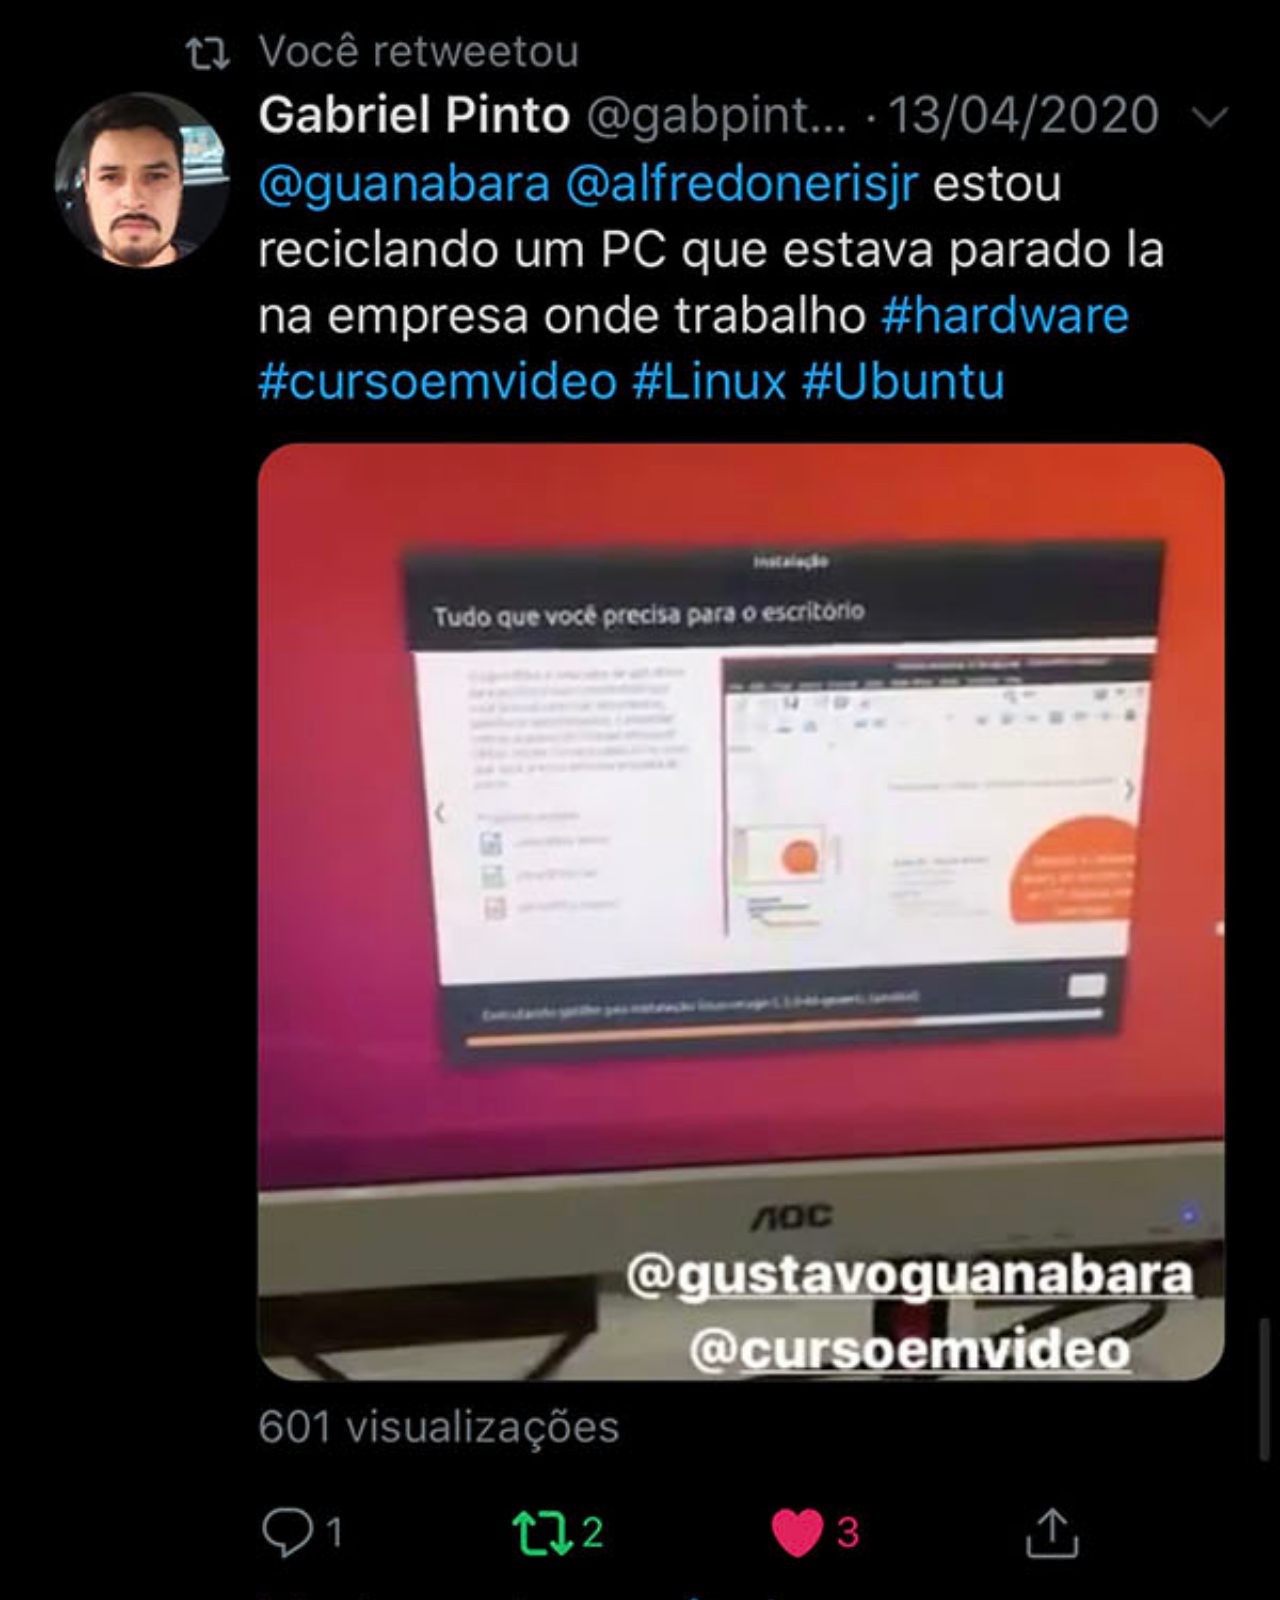
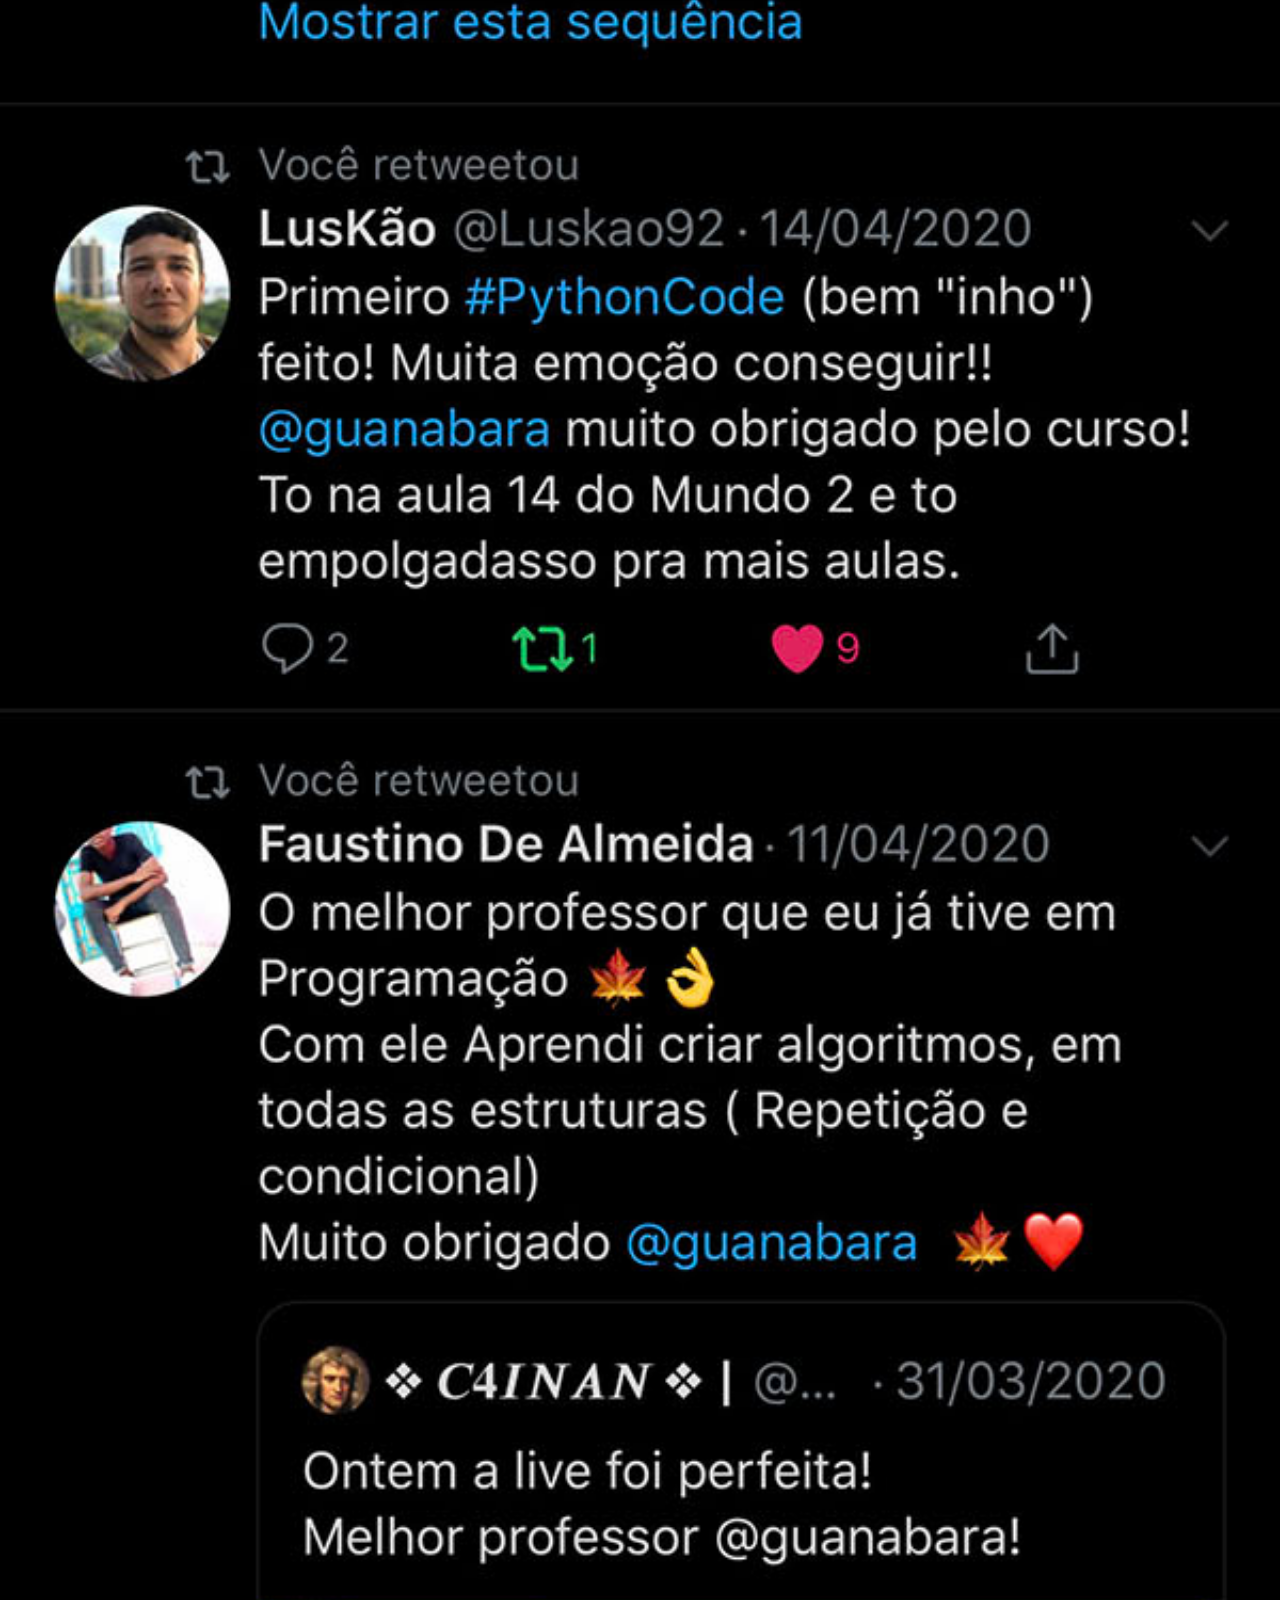
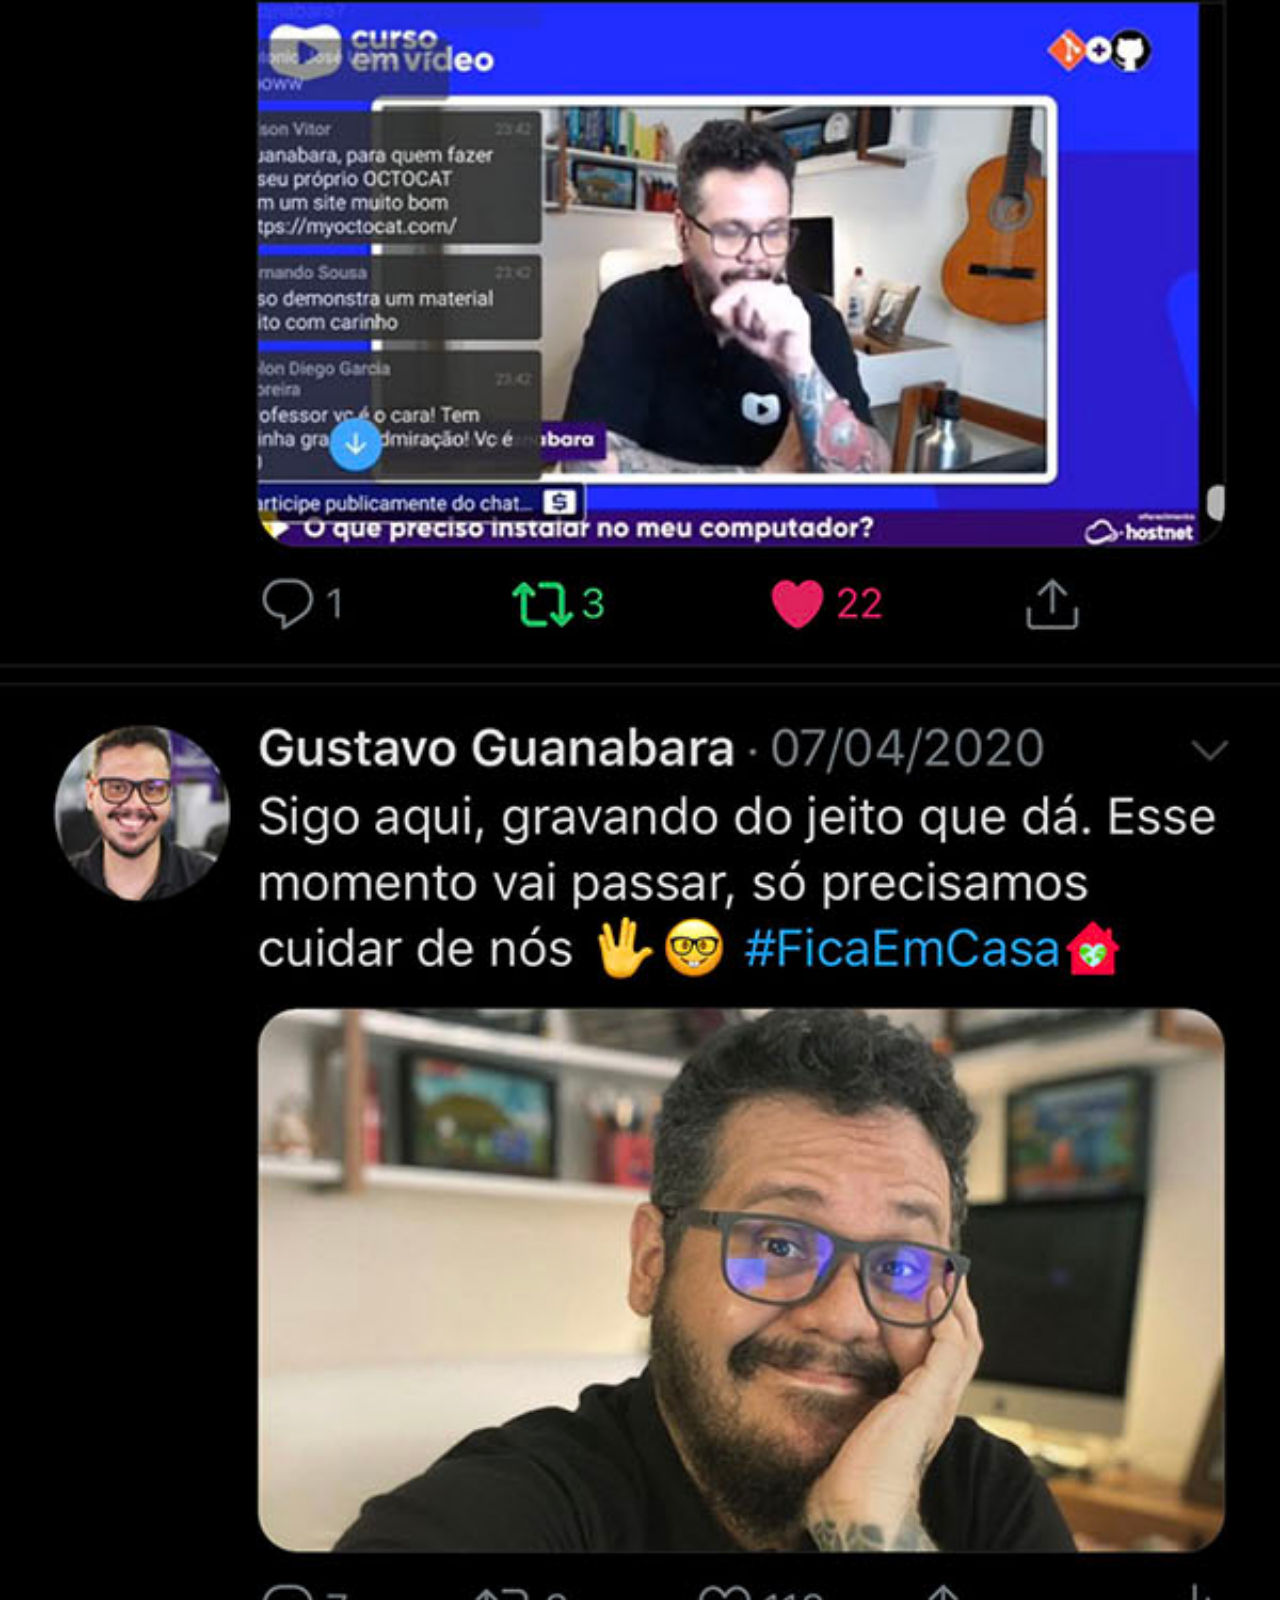
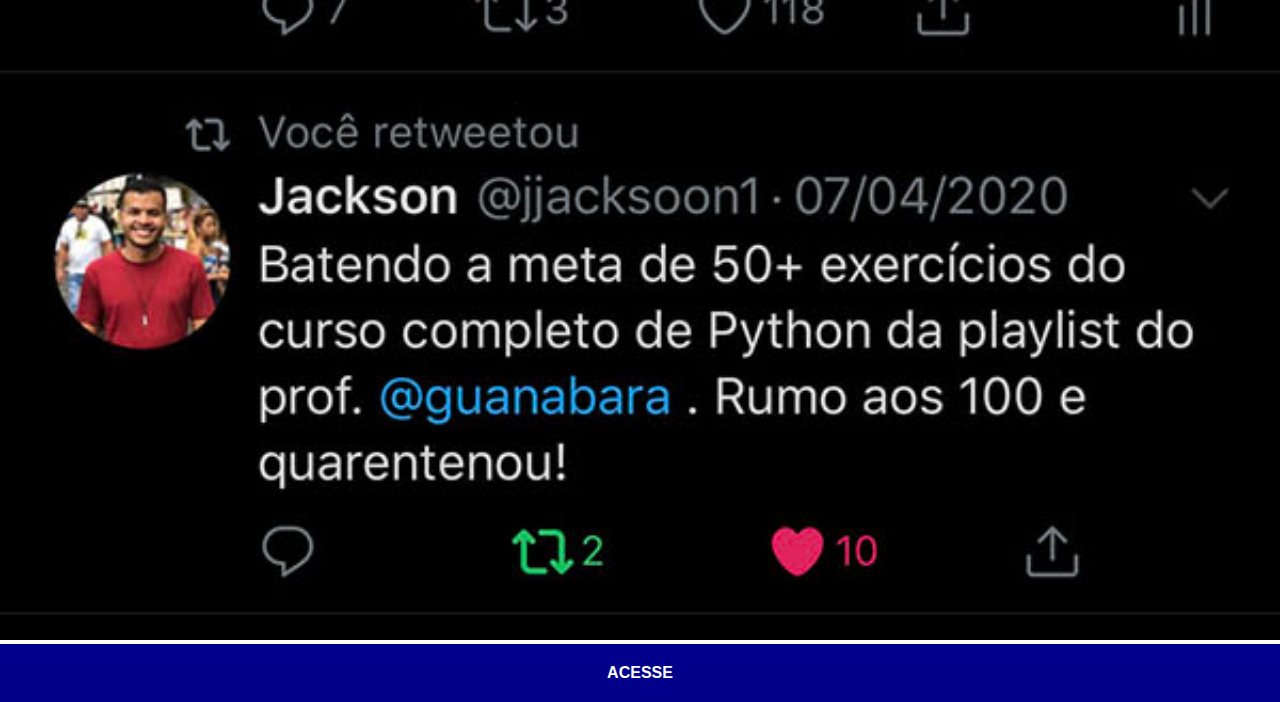
<file: twitter.html>
<!DOCTYPE html>
<html lang="pt-br">
<head>
    <meta charset="UTF-8">
    <meta http-equiv="X-UA-Compatible" content="IE=edge">
    <meta name="viewport" content="width=device-width, initial-scale=1.0">
    <title>Twitter</title>
    <link rel="stylesheet" href="estilos/social.css">
</head>
<body>
    <img src="imagens/tela-twitter.jpg" alt="Twitter">
    <a href="https://twitter.com/guanabara?ref_src=twsrc%5Egoogle%7Ctwcamp%5Eserp%7Ctwgr%5Eauthor" target="_blank" rel="next">ACESSE</a>
</body>
</html>
</file>
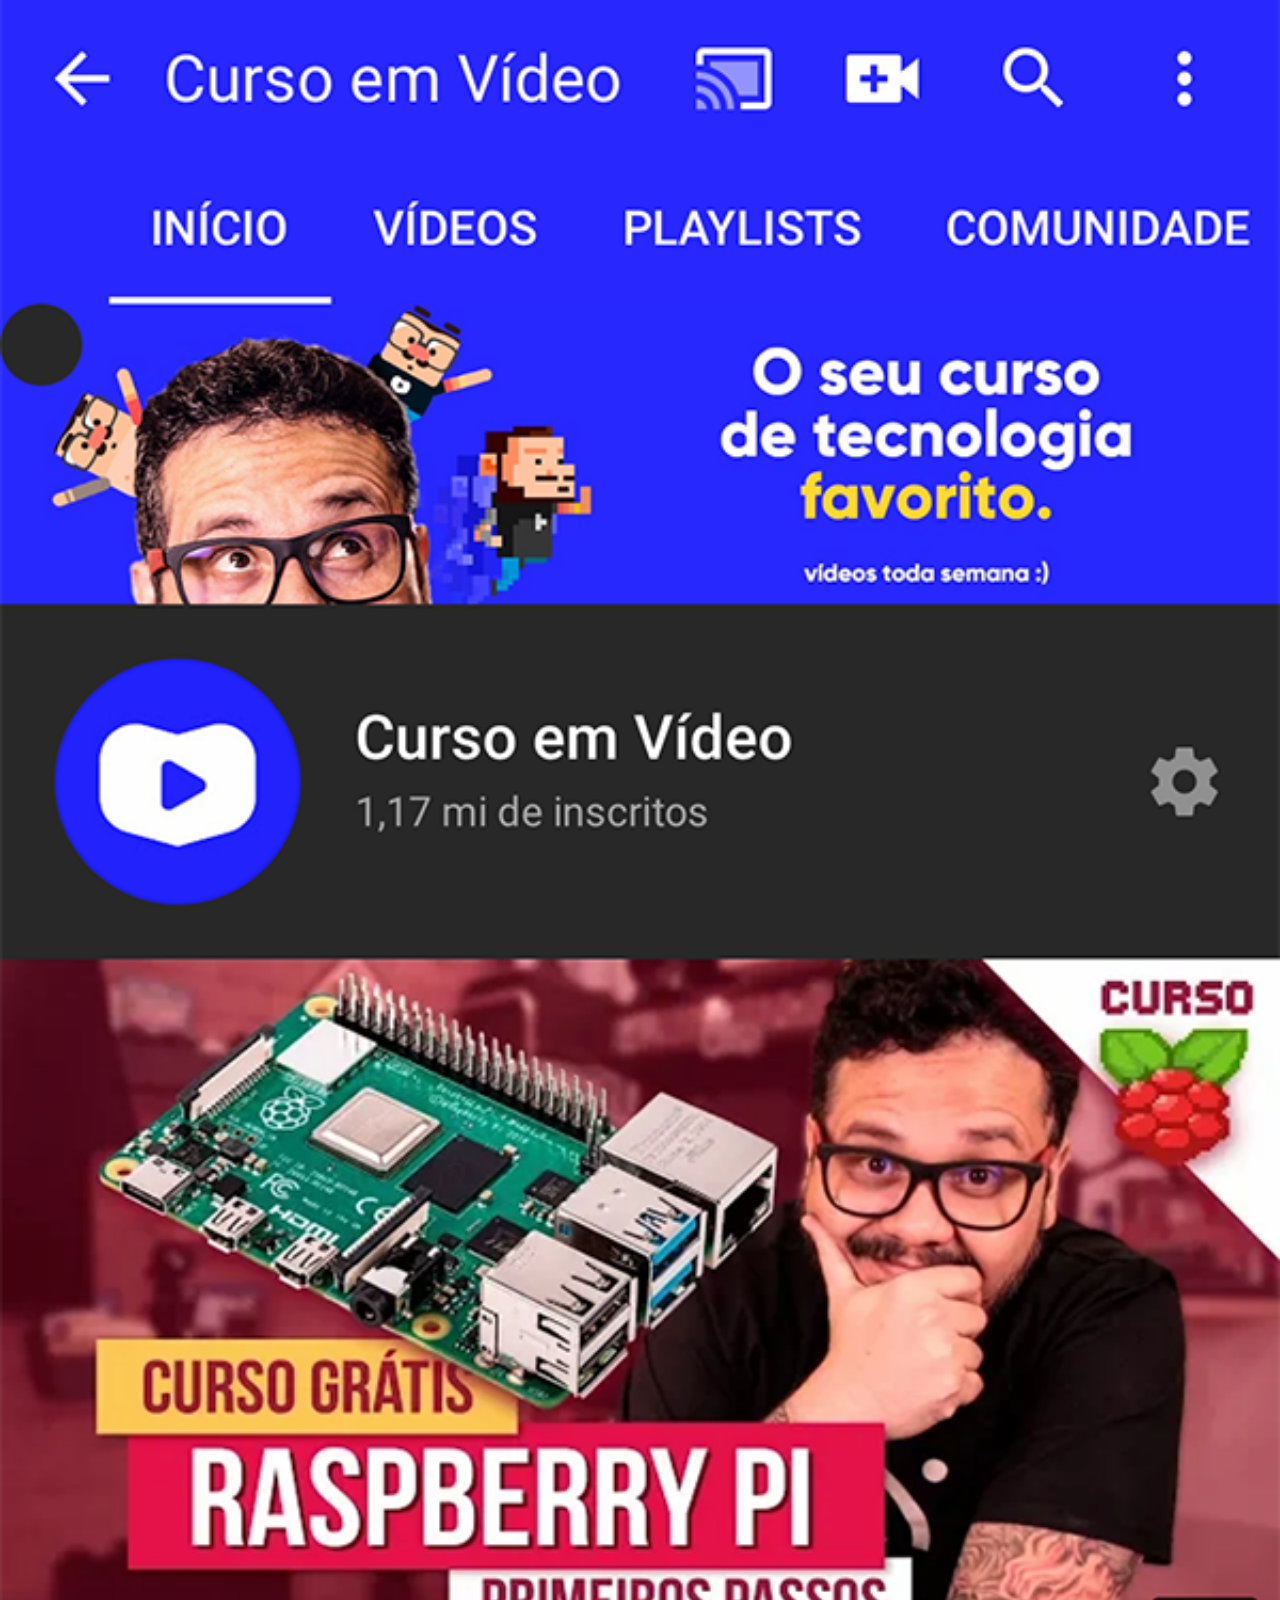
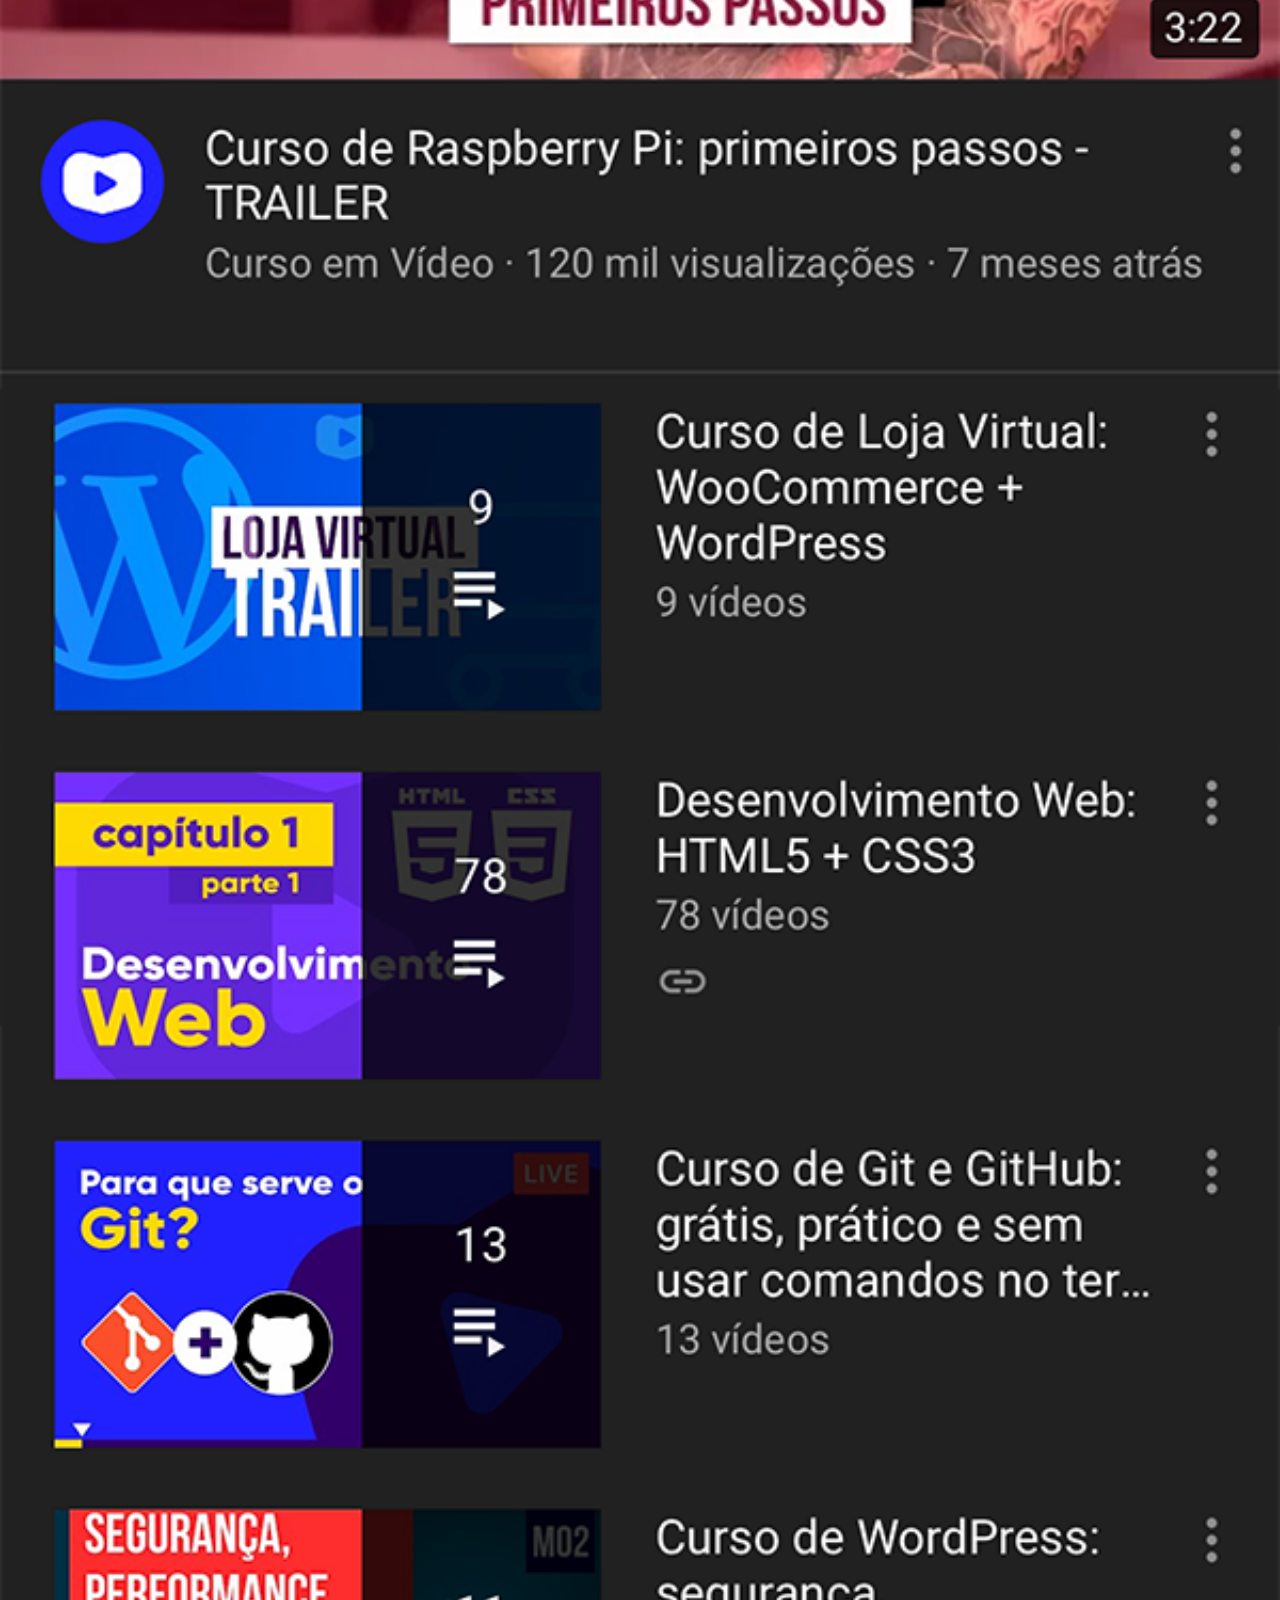
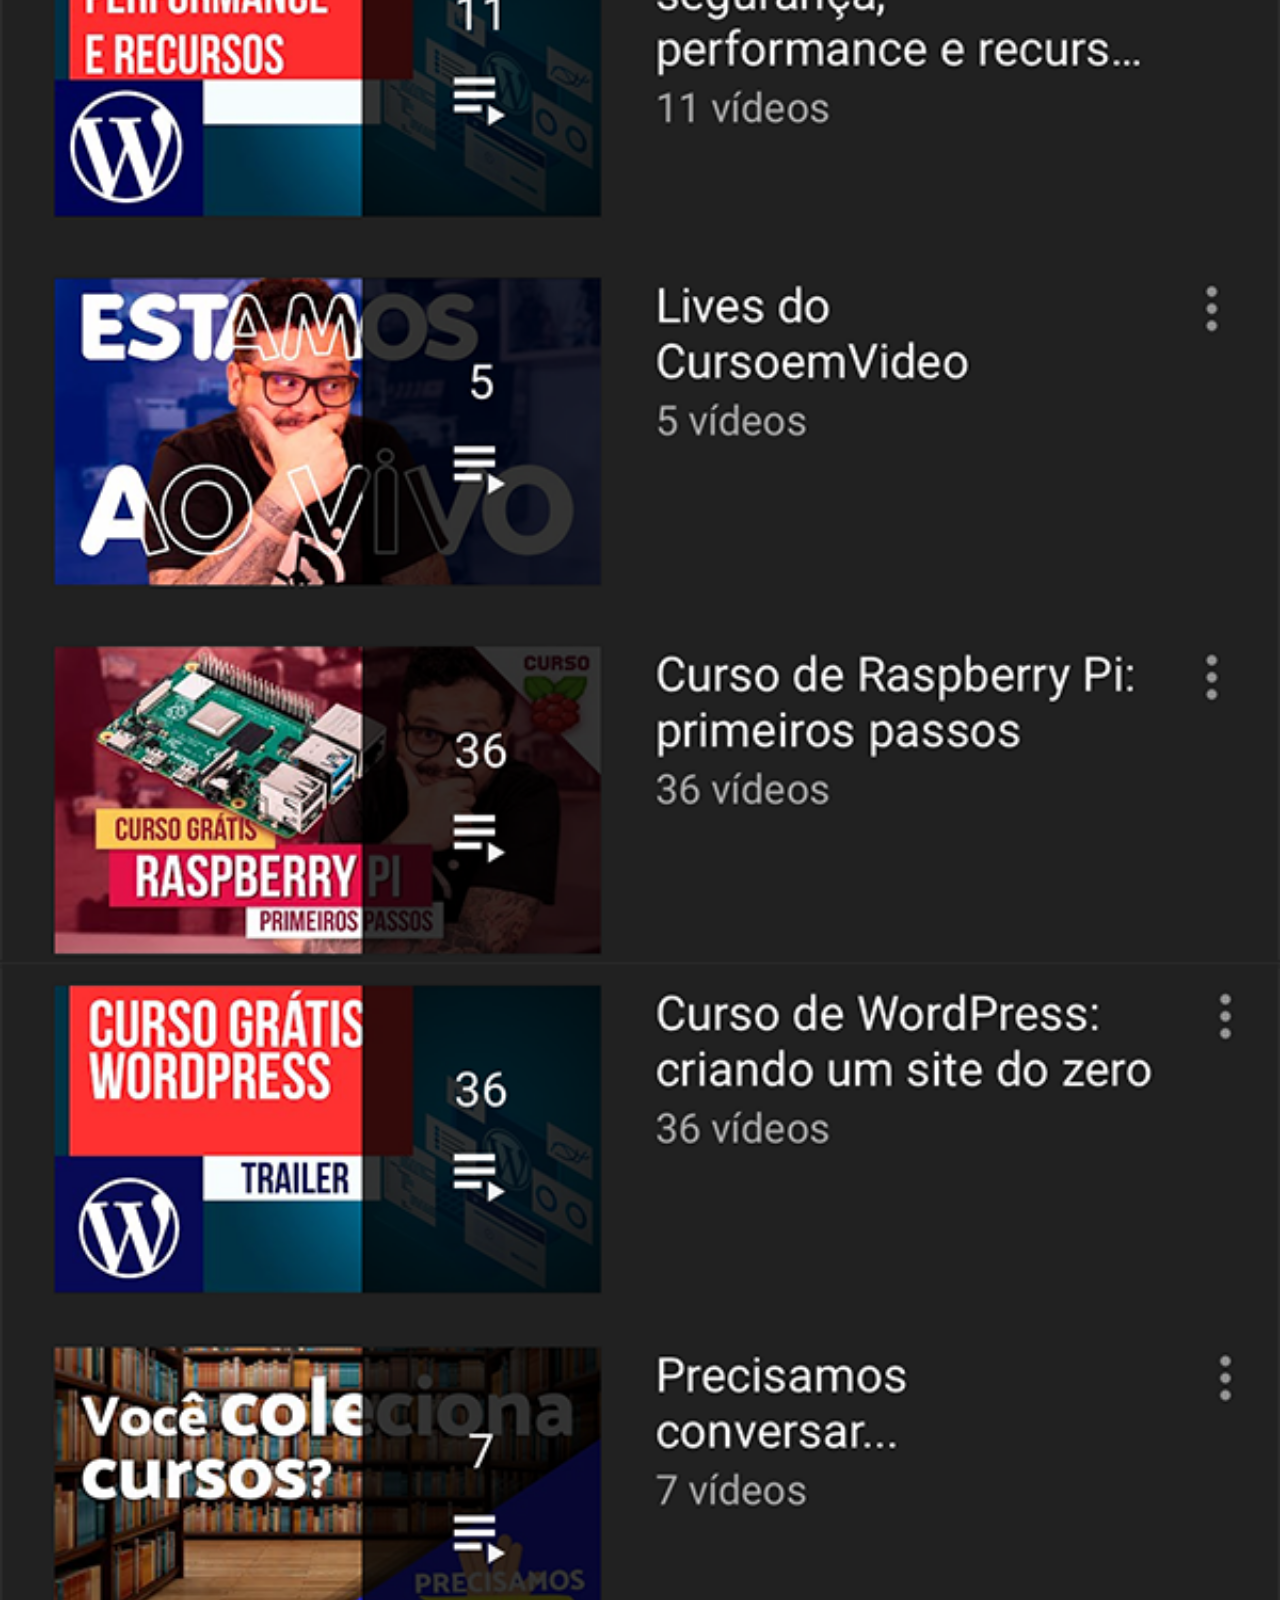
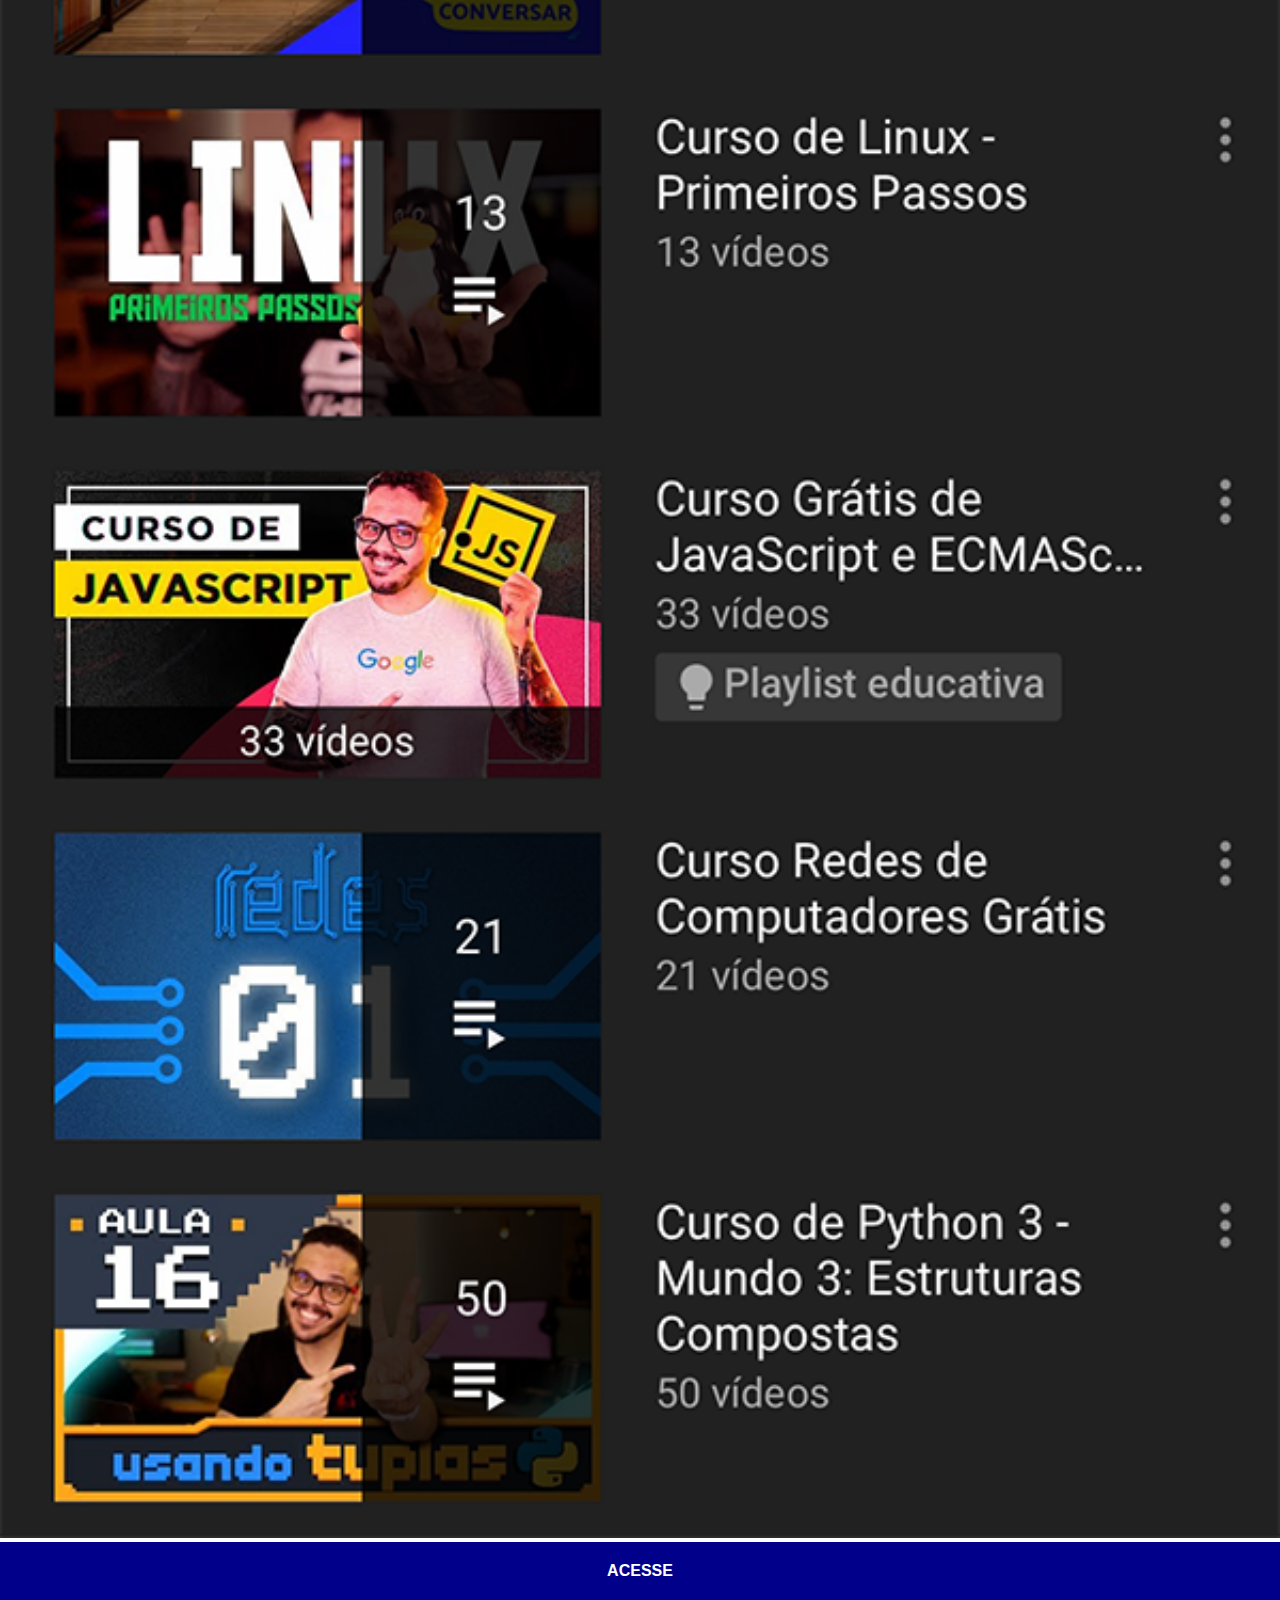
<file: youtube.html>
<!DOCTYPE html>
<html lang="pt-br">
<head>
    <meta charset="UTF-8">
    <meta http-equiv="X-UA-Compatible" content="IE=edge">
    <meta name="viewport" content="width=device-width, initial-scale=1.0">
    <title>YouTube</title>
    <link rel="stylesheet" href="estilos/social.css">
</head>
<body>
    <img src="imagens/tela-youtube.png" alt="YouTube">
    <a href="https://www.youtube.com/@CursoemVideo/playlists" target="_blank" rel="next">ACESSE</a>
</body>
</html>
</file>
<file: estilos/style.css>
@charset "UTF-8";

* {
    margin: 0;
    padding: 0;
    font-family: Arial, Helvetica, sans-serif;
}

html, body {
    height: 100vh;
    width: 100vw;
    background-color: black;
}

body {
    background: url('../imagens/fundo-madeira.jpg') no-repeat top center;
    background-size: cover;
    background-attachment: fixed;
}

main {
    height: 100vh;
    position: relative;
}

section#telefone {
    position: absolute;
    top: 50%;
    left: 50%;
    transform: translate(-50%, -50%);
    
    height: 627px;
    width: 311px;
    background: url('../imagens/frame-iphone.png') no-repeat;
    
}

iframe#tela {
    position: relative;
    top: 81px;
    left: 22px;
    width: 267px;
    height: 471px;   
}

section#redes-sociais {
    text-align: right;
}

section#redes-sociais img {
    width: 50px;
    margin: 10px;
    border-radius: 50%;
    box-shadow: 2px 2px 5px  rgba(0, 0, 0, 0.432);
    box-sizing: border-box;
}

section#redes-sociais img:hover {
    border: 1px solid rgba(255, 255, 255, 0.678);
    transform: translate(-3px, -3px);
    box-shadow: 5px 5px 10px  rgba(0, 0, 0, 0.432);
    transition: transform .3s, border 1s;
}
</file>
<file: estilos/social.css>
* {
    margin: 0;
    padding: 0;
    font-family: Arial, Helvetica, sans-serif;
}
::-webkit-scrollbar {
    width: 0px;
    height: 0px;
}

img {
    width: 100vw;
}

a {
    display: block;
    background-color: darkblue;
    color: white;
    padding: 20px;
    text-align: center;
    font-weight: bolder;
    text-decoration: none;
}

a:hover {
    background-color: blue;
}
</file>
